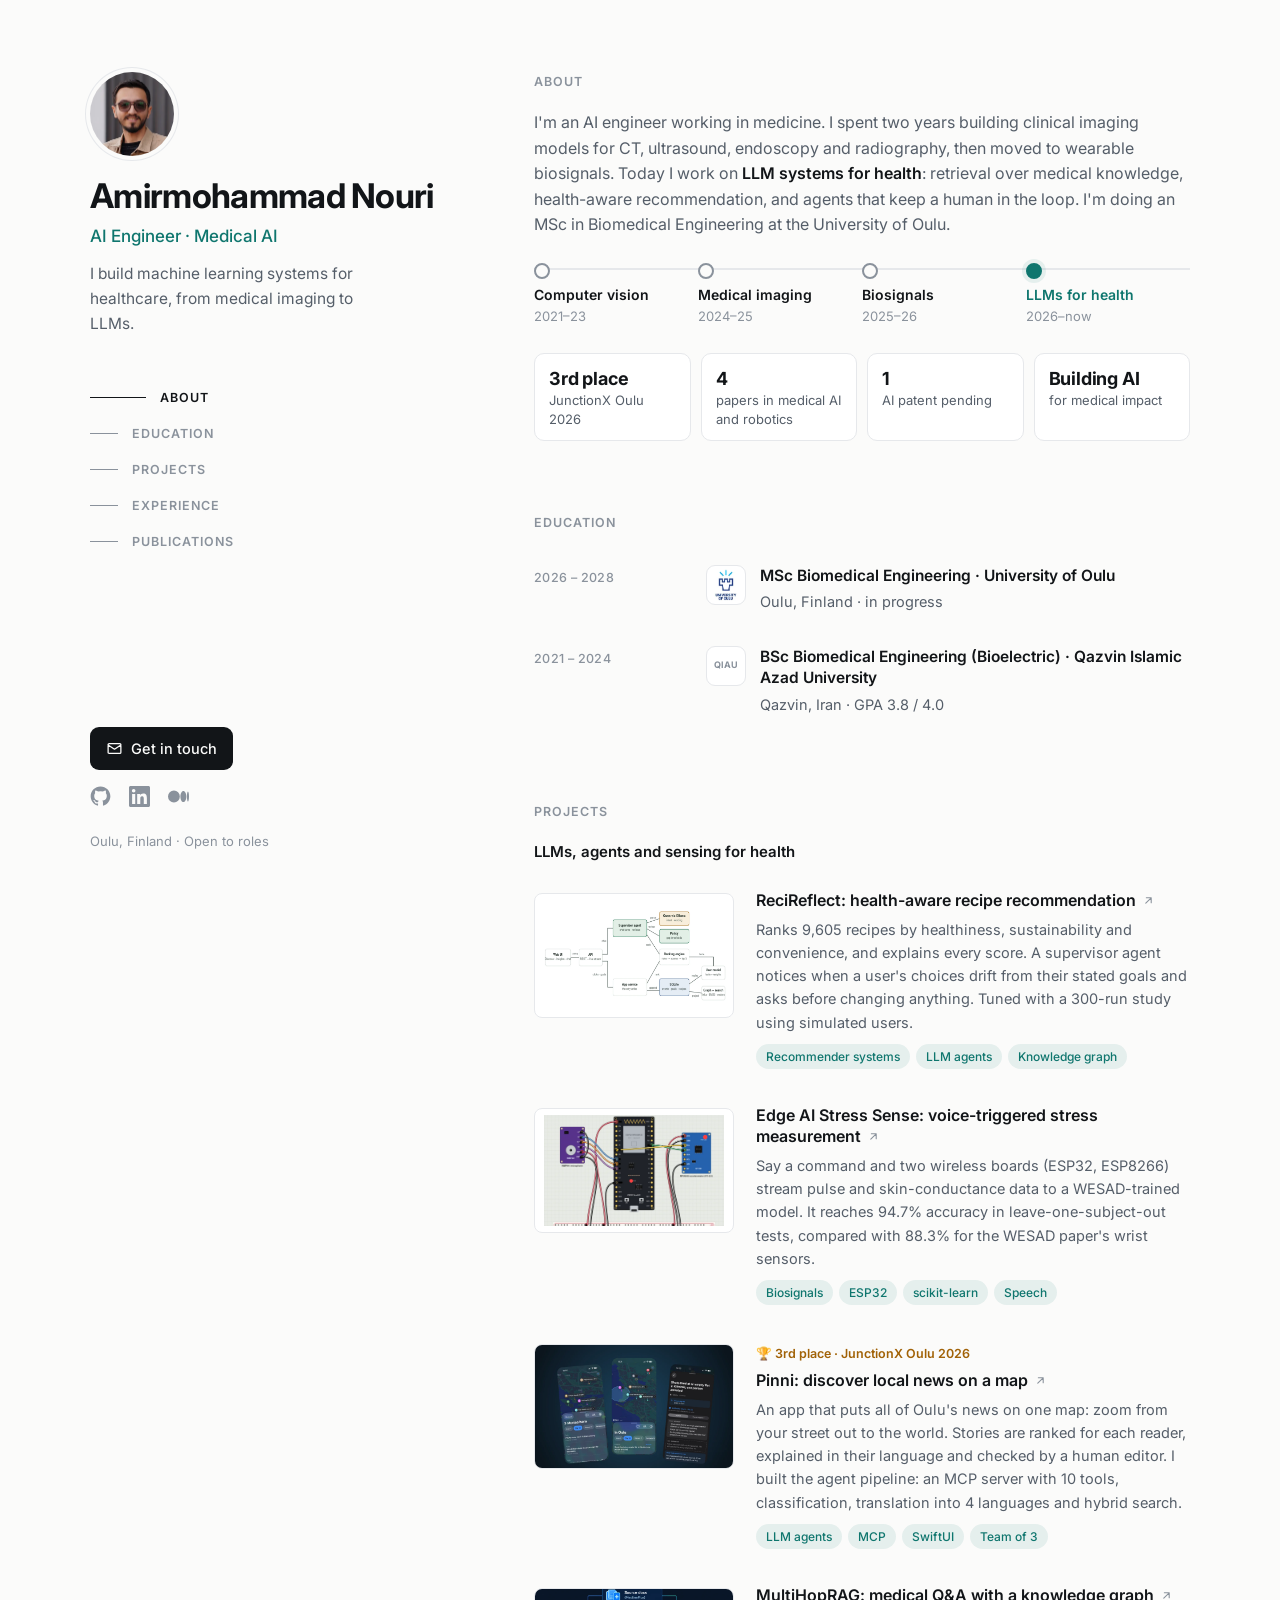
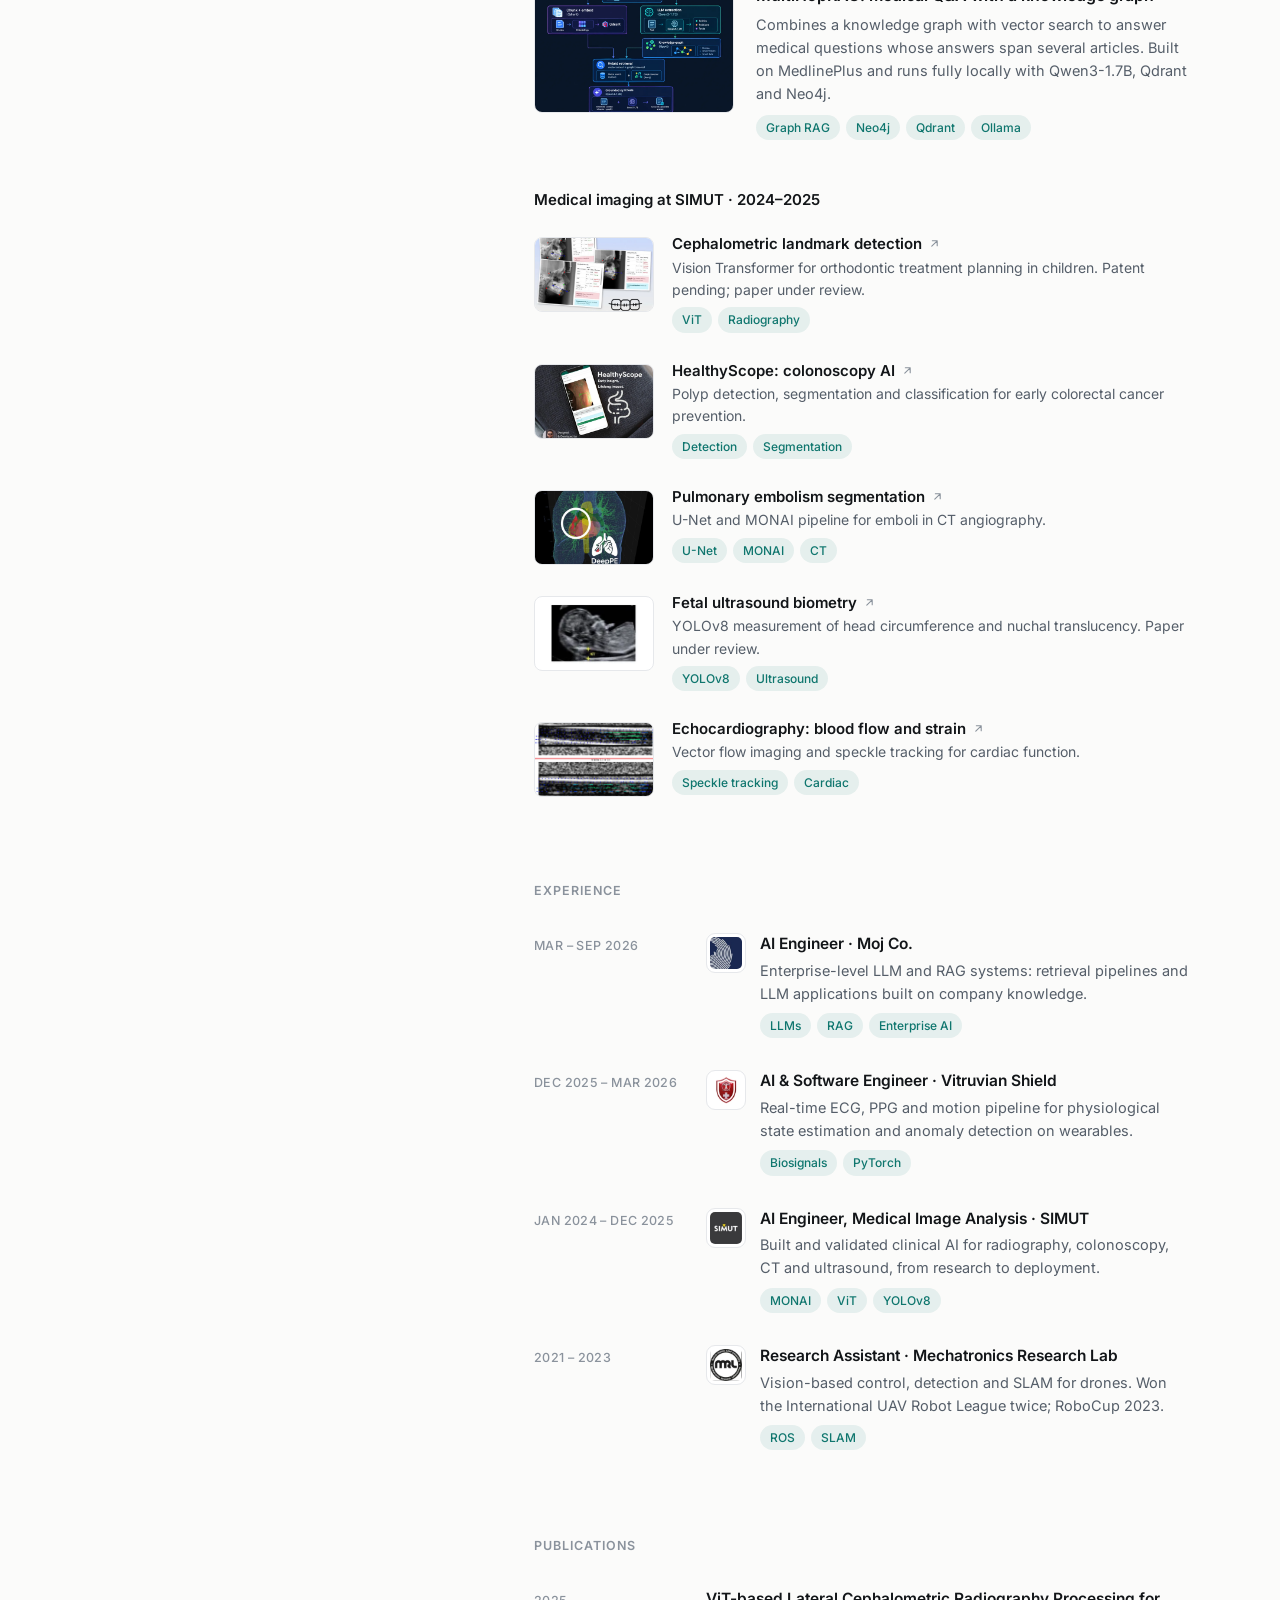
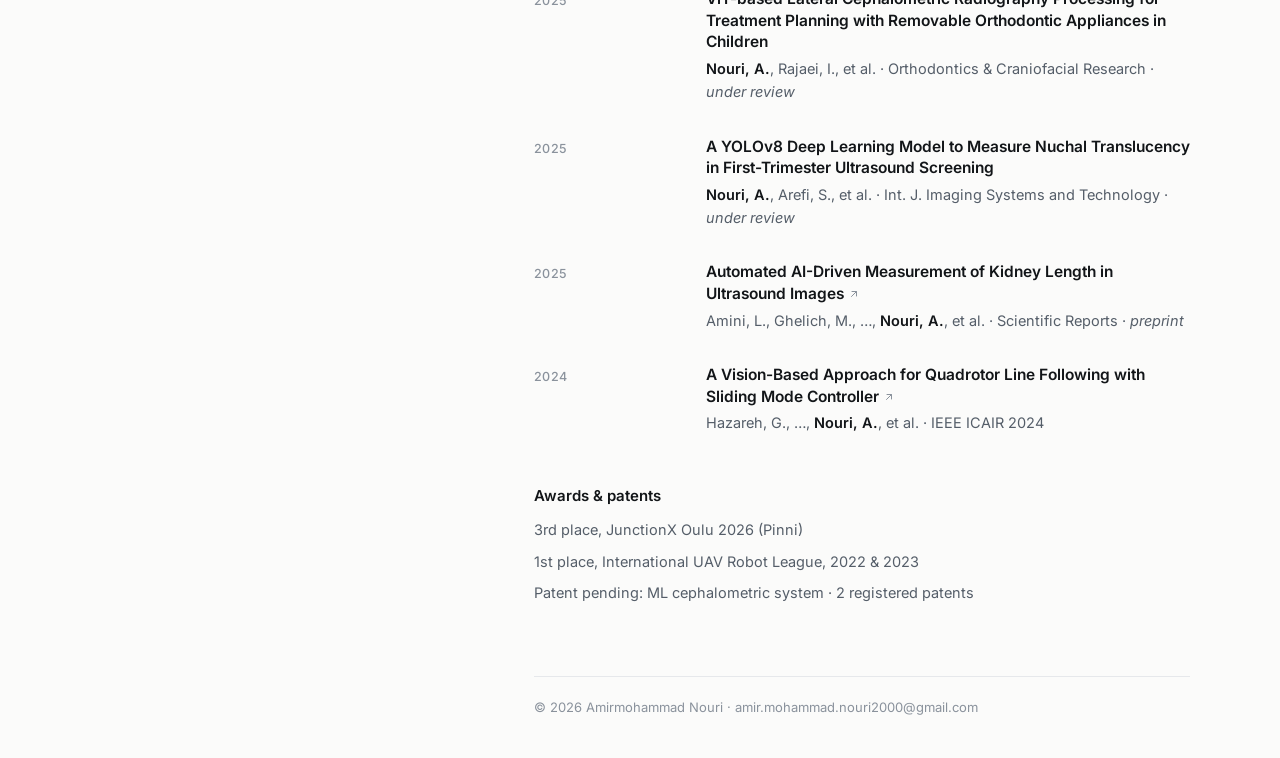
<file: index.html>
<!DOCTYPE html>
<html lang="en">
<head>
  <meta charset="UTF-8" />
  <meta name="viewport" content="width=device-width, initial-scale=1.0" />
  <title>Amirmohammad Nouri · AI Engineer, Medical AI</title>
  <meta name="description" content="AI engineer in medical AI: medical image analysis, biosignals and LLM systems for health. MSc Biomedical Engineering, University of Oulu." />
  <meta property="og:title" content="Amirmohammad Nouri · AI Engineer, Medical AI" />
  <meta property="og:description" content="Medical image analysis, biosignals and LLM systems for health." />
  <meta property="og:url" content="https://amirmohammad-nouri.github.io/" />
  <meta property="og:image" content="https://amirmohammad-nouri.github.io/assets/img/og-avatar.jpg" />
  <link rel="icon" type="image/svg+xml" href="data:image/svg+xml,<svg xmlns='http://www.w3.org/2000/svg' viewBox='0 0 64 64'><rect width='64' height='64' rx='14' fill='%230f766e'/><text x='32' y='42' font-family='Arial' font-size='26' font-weight='700' fill='white' text-anchor='middle'>AN</text></svg>" />
  <link rel="preconnect" href="https://fonts.googleapis.com" />
  <link rel="preconnect" href="https://fonts.gstatic.com" crossorigin />
  <link href="https://fonts.googleapis.com/css2?family=Inter:wght@400;500;600;700&display=swap" rel="stylesheet" />
  <link rel="stylesheet" href="assets/css/style.css" />
</head>
<body>

<svg width="0" height="0" style="position:absolute" aria-hidden="true">
  <symbol id="i-github" viewBox="0 0 24 24"><path fill="currentColor" d="M12 .5C5.73.5.75 5.48.75 11.76c0 4.96 3.22 9.17 7.69 10.66.56.1.77-.24.77-.54v-1.9c-3.13.68-3.79-1.51-3.79-1.51-.51-1.3-1.25-1.65-1.25-1.65-1.02-.7.08-.69.08-.69 1.13.08 1.72 1.16 1.72 1.16 1 1.72 2.63 1.22 3.27.93.1-.73.39-1.22.71-1.5-2.5-.28-5.13-1.25-5.13-5.57 0-1.23.44-2.24 1.16-3.03-.12-.28-.5-1.43.11-2.98 0 0 .95-.3 3.1 1.16a10.8 10.8 0 0 1 5.64 0c2.15-1.46 3.1-1.16 3.1-1.16.61 1.55.23 2.7.11 2.98.72.79 1.16 1.8 1.16 3.03 0 4.33-2.64 5.28-5.15 5.56.4.35.76 1.03.76 2.08v3.08c0 .3.2.65.78.54 4.46-1.49 7.68-5.7 7.68-10.66C23.25 5.48 18.27.5 12 .5Z"/></symbol>
  <symbol id="i-linkedin" viewBox="0 0 24 24"><path fill="currentColor" d="M20.45 20.45h-3.56v-5.57c0-1.33-.02-3.04-1.85-3.04-1.86 0-2.14 1.45-2.14 2.94v5.67H9.35V9h3.41v1.56h.05c.48-.9 1.64-1.85 3.37-1.85 3.6 0 4.27 2.37 4.27 5.46v6.28ZM5.34 7.43a2.06 2.06 0 1 1 0-4.13 2.06 2.06 0 0 1 0 4.13ZM7.12 20.45H3.56V9h3.56v11.45ZM22.22 0H1.77C.8 0 0 .77 0 1.73v20.54C0 23.23.8 24 1.77 24h20.45c.98 0 1.78-.77 1.78-1.73V1.73C24 .77 23.2 0 22.22 0Z"/></symbol>
  <symbol id="i-medium" viewBox="0 0 24 24"><path fill="currentColor" d="M13.54 12a6.8 6.8 0 0 1-6.77 6.82A6.8 6.8 0 0 1 0 12a6.8 6.8 0 0 1 6.77-6.82A6.8 6.8 0 0 1 13.54 12Zm7.42 0c0 3.54-1.51 6.42-3.38 6.42-1.87 0-3.39-2.88-3.39-6.42s1.52-6.42 3.39-6.42 3.38 2.88 3.38 6.42M24 12c0 3.17-.53 5.75-1.19 5.75-.66 0-1.19-2.58-1.19-5.75s.53-5.75 1.19-5.75C23.47 6.25 24 8.83 24 12Z"/></symbol>
  <symbol id="i-mail" viewBox="0 0 24 24"><path fill="none" stroke="currentColor" stroke-width="1.8" stroke-linecap="round" stroke-linejoin="round" d="M3 6.5A1.5 1.5 0 0 1 4.5 5h15A1.5 1.5 0 0 1 21 6.5v11a1.5 1.5 0 0 1-1.5 1.5h-15A1.5 1.5 0 0 1 3 17.5v-11Zm0 .5 9 6 9-6"/></symbol>
  <symbol id="i-out" viewBox="0 0 24 24"><path fill="none" stroke="currentColor" stroke-width="2" stroke-linecap="round" stroke-linejoin="round" d="M7 17 17 7M8 7h9v9"/></symbol>
</svg>

<div class="layout">

  <!-- ============ SIDEBAR ============ -->
  <header class="side">
    <div>
      <img class="portrait" src="assets/img/avatar.webp" alt="Amirmohammad Nouri" width="84" height="84" />
      <h1>Amirmohammad Nouri</h1>
      <p class="role">AI Engineer · Medical AI</p>
      <p class="tagline">I build machine learning systems for healthcare, from medical imaging to LLMs.</p>

      <nav class="toc" aria-label="Sections">
        <a href="#about"><span></span>About</a>
        <a href="#education"><span></span>Education</a>
        <a href="#projects"><span></span>Projects</a>
        <a href="#experience"><span></span>Experience</a>
        <a href="#publications"><span></span>Publications</a>
      </nav>
    </div>

    <div class="side-foot">
      <a class="btn" href="mailto:amir.mohammad.nouri2000@gmail.com"><svg><use href="#i-mail"/></svg>Get in touch</a>
      <div class="socials">
        <a href="https://github.com/AmirMohammad-Nouri" target="_blank" rel="noopener" aria-label="GitHub"><svg><use href="#i-github"/></svg></a>
        <a href="https://www.linkedin.com/in/amir-mohammad-nouri" target="_blank" rel="noopener" aria-label="LinkedIn"><svg><use href="#i-linkedin"/></svg></a>
        <a href="https://medium.com/@amir.mohammad.nouri2000" target="_blank" rel="noopener" aria-label="Medium"><svg><use href="#i-medium"/></svg></a>
      </div>
      <p class="where">Oulu, Finland · Open to roles</p>
    </div>
  </header>

  <!-- ============ CONTENT ============ -->
  <main>

    <section id="about">
      <h2 class="sec">About</h2>
      <p>
        I'm an AI engineer working in medicine. I spent two years building clinical imaging models for CT, ultrasound,
        endoscopy and radiography, then moved to wearable biosignals. Today I work on <strong>LLM systems for health</strong>:
        retrieval over medical knowledge, health-aware recommendation, and agents that keep a human in the loop.
        I'm doing an MSc in Biomedical Engineering at the University of Oulu.
      </p>

      <ol class="path" aria-label="Focus over time">
        <li><b>Computer vision</b><span>2021–23</span></li>
        <li><b>Medical imaging</b><span>2024–25</span></li>
        <li><b>Biosignals</b><span>2025–26</span></li>
        <li class="now"><b>LLMs for health</b><span>2026–now</span></li>
      </ol>

      <ul class="highlights">
        <li><b>3rd place</b> JunctionX Oulu 2026</li>
        <li><b>4</b> papers in medical AI and robotics</li>
        <li><b>1</b> AI patent pending</li>
        <li><b>Building AI</b> for medical impact</li>
      </ul>
    </section>

    <section id="education">
      <h2 class="sec">Education</h2>
      <ul class="rows">
        <li>
          <span class="when">2026 – 2028</span>
          <div class="org"><img src="assets/img/logo-oulu.webp" alt="University of Oulu logo" loading="lazy" /><div><h4>MSc Biomedical Engineering · University of Oulu</h4><p>Oulu, Finland · in progress</p></div></div>
        </li>
        <li>
          <span class="when">2021 – 2024</span>
          <div class="org"><span class="logo-ph" aria-hidden="true">QIAU</span><div><h4>BSc Biomedical Engineering (Bioelectric) · Qazvin Islamic Azad University</h4><p>Qazvin, Iran · GPA 3.8 / 4.0</p></div></div>
        </li>
      </ul>
    </section>

    <section id="projects">
      <h2 class="sec">Projects</h2>

      <h3 class="group">LLMs, agents and sensing for health</h3>
      <ul class="projects">

        <li class="proj">
          <img src="assets/img/foodrec.webp" alt="ReciReflect system diagram" loading="lazy" class="light" />
          <div>
            <h4><a class="stretch" href="projects/foodrec.html" target="_blank" rel="noopener">ReciReflect: health-aware recipe recommendation <svg><use href="#i-out"/></svg></a></h4>
            <p>Ranks 9,605 recipes by healthiness, sustainability and convenience, and explains every score. A supervisor agent notices when a user's choices drift from their stated goals and asks before changing anything. Tuned with a 300-run study using simulated users.</p>
            <p class="tags"><span>Recommender systems</span><span>LLM agents</span><span>Knowledge graph</span></p>
          </div>
        </li>

        <li class="proj">
          <img src="assets/img/stress-thumb.webp" alt="ESP32 wiring with microphone and accelerometer" loading="lazy" class="light" />
          <div>
            <h4><a class="stretch" href="projects/edge-ai-stress-sense.html" target="_blank" rel="noopener">Edge AI Stress Sense: voice-triggered stress measurement <svg><use href="#i-out"/></svg></a></h4>
            <p>Say a command and two wireless boards (ESP32, ESP8266) stream pulse and skin-conductance data to a WESAD-trained model. It reaches 94.7% accuracy in leave-one-subject-out tests, compared with 88.3% for the WESAD paper's wrist sensors.</p>
            <p class="tags"><span>Biosignals</span><span>ESP32</span><span>scikit-learn</span><span>Speech</span></p>
          </div>
        </li>

        <li class="proj">
          <img src="assets/img/pinni.webp" alt="Pinni app screens: news map, news list and an explained story" loading="lazy" />
          <div>
            <p class="award">🏆 3rd place · JunctionX Oulu 2026</p>
            <h4><a class="stretch" href="projects/pinni.html" target="_blank" rel="noopener">Pinni: discover local news on a map <svg><use href="#i-out"/></svg></a></h4>
            <p>An app that puts all of Oulu's news on one map: zoom from your street out to the world. Stories are ranked for each reader, explained in their language and checked by a human editor. I built the agent pipeline: an MCP server with 10 tools, classification, translation into 4 languages and hybrid search.</p>
            <p class="tags"><span>LLM agents</span><span>MCP</span><span>SwiftUI</span><span>Team of 3</span></p>
          </div>
        </li>

        <li class="proj">
          <img src="assets/img/rag-architecture.webp" alt="MultiHopRAG architecture diagram" loading="lazy" />
          <div>
            <h4><a class="stretch" href="projects/multihop-rag.html" target="_blank" rel="noopener">MultiHopRAG: medical Q&amp;A with a knowledge graph <svg><use href="#i-out"/></svg></a></h4>
            <p>Combines a knowledge graph with vector search to answer medical questions whose answers span several articles. Built on MedlinePlus and runs fully locally with Qwen3-1.7B, Qdrant and Neo4j.</p>
            <p class="tags"><span>Graph RAG</span><span>Neo4j</span><span>Qdrant</span><span>Ollama</span></p>
          </div>
        </li>
      </ul>

      <h3 class="group">Medical imaging at SIMUT · 2024–2025</h3>
      <ul class="projects small">
        <li class="proj">
          <img src="assets/img/ceph.webp" alt="" loading="lazy" />
          <div>
            <h4><a class="stretch" href="projects/cephalometric.html" target="_blank" rel="noopener">Cephalometric landmark detection <svg><use href="#i-out"/></svg></a></h4>
            <p>Vision Transformer for orthodontic treatment planning in children. Patent pending; paper under review.</p>
            <p class="tags"><span>ViT</span><span>Radiography</span></p>
          </div>
        </li>
        <li class="proj">
          <img src="assets/img/healthyscope.webp" alt="" loading="lazy" />
          <div>
            <h4><a class="stretch" href="projects/healthyscope.html" target="_blank" rel="noopener">HealthyScope: colonoscopy AI <svg><use href="#i-out"/></svg></a></h4>
            <p>Polyp detection, segmentation and classification for early colorectal cancer prevention.</p>
            <p class="tags"><span>Detection</span><span>Segmentation</span></p>
          </div>
        </li>
        <li class="proj">
          <img src="assets/img/pe.webp" alt="" loading="lazy" />
          <div>
            <h4><a class="stretch" href="projects/pulmonary-embolism.html" target="_blank" rel="noopener">Pulmonary embolism segmentation <svg><use href="#i-out"/></svg></a></h4>
            <p>U-Net and MONAI pipeline for emboli in CT angiography.</p>
            <p class="tags"><span>U-Net</span><span>MONAI</span><span>CT</span></p>
          </div>
        </li>
        <li class="proj">
          <img src="assets/img/fetal.webp" alt="" loading="lazy" class="contain" />
          <div>
            <h4><a class="stretch" href="projects/fetal-ultrasound.html" target="_blank" rel="noopener">Fetal ultrasound biometry <svg><use href="#i-out"/></svg></a></h4>
            <p>YOLOv8 measurement of head circumference and nuchal translucency. Paper under review.</p>
            <p class="tags"><span>YOLOv8</span><span>Ultrasound</span></p>
          </div>
        </li>
        <li class="proj">
          <img src="assets/img/echo.webp" alt="" loading="lazy" />
          <div>
            <h4><a class="stretch" href="projects/echocardiography.html" target="_blank" rel="noopener">Echocardiography: blood flow and strain <svg><use href="#i-out"/></svg></a></h4>
            <p>Vector flow imaging and speckle tracking for cardiac function.</p>
            <p class="tags"><span>Speckle tracking</span><span>Cardiac</span></p>
          </div>
        </li>
      </ul>
    </section>

    <section id="experience">
      <h2 class="sec">Experience</h2>
      <ul class="rows">
        <li>
          <span class="when">Mar – Sep 2026</span>
          <div class="org"><img src="assets/img/logo-moj.webp" alt="Moj Co. logo" loading="lazy" /><div><h4>AI Engineer · Moj Co.</h4><p>Enterprise-level LLM and RAG systems: retrieval pipelines and LLM applications built on company knowledge.</p><p class="tags"><span>LLMs</span><span>RAG</span><span>Enterprise AI</span></p></div></div>
        </li>
        <li>
          <span class="when">Dec 2025 – Mar 2026</span>
          <div class="org"><img src="assets/img/logo-vit.webp" alt="Vitruvian Shield logo" loading="lazy" /><div><h4>AI &amp; Software Engineer · Vitruvian Shield</h4><p>Real-time ECG, PPG and motion pipeline for physiological state estimation and anomaly detection on wearables.</p><p class="tags"><span>Biosignals</span><span>PyTorch</span></p></div></div>
        </li>
        <li>
          <span class="when">Jan 2024 – Dec 2025</span>
          <div class="org"><img src="assets/img/logo-simut.webp" alt="SIMUT logo" loading="lazy" /><div><h4>AI Engineer, Medical Image Analysis · SIMUT</h4><p>Built and validated clinical AI for radiography, colonoscopy, CT and ultrasound, from research to deployment.</p><p class="tags"><span>MONAI</span><span>ViT</span><span>YOLOv8</span></p></div></div>
        </li>
        <li>
          <span class="when">2021 – 2023</span>
          <div class="org"><img src="assets/img/logo-mrl.webp" alt="Mechatronics Research Lab logo" loading="lazy" /><div><h4>Research Assistant · Mechatronics Research Lab</h4><p>Vision-based control, detection and SLAM for drones. Won the International UAV Robot League twice; RoboCup 2023.</p><p class="tags"><span>ROS</span><span>SLAM</span></p></div></div>
        </li>
      </ul>
    </section>

    <section id="publications">
      <h2 class="sec">Publications</h2>
      <ul class="rows pubs">
        <li>
          <span class="when">2025</span>
          <div><h4>ViT-based Lateral Cephalometric Radiography Processing for Treatment Planning with Removable Orthodontic Appliances in Children</h4><p><b>Nouri, A.</b>, Rajaei, I., et al. · Orthodontics &amp; Craniofacial Research · <i>under review</i></p></div>
        </li>
        <li>
          <span class="when">2025</span>
          <div><h4>A YOLOv8 Deep Learning Model to Measure Nuchal Translucency in First-Trimester Ultrasound Screening</h4><p><b>Nouri, A.</b>, Arefi, S., et al. · Int. J. Imaging Systems and Technology · <i>under review</i></p></div>
        </li>
        <li>
          <span class="when">2025</span>
          <div><h4><a href="https://www.researchgate.net/publication/393666495_Automated_AI-Driven_Measurement_of_Kidney_Length_in_Ultrasound_Images_A_Validation_Study_in_Adult_and_Pediatric_Groups" target="_blank" rel="noopener">Automated AI-Driven Measurement of Kidney Length in Ultrasound Images <svg><use href="#i-out"/></svg></a></h4><p>Amini, L., Ghelich, M., …, <b>Nouri, A.</b>, et al. · Scientific Reports · <i>preprint</i></p></div>
        </li>
        <li>
          <span class="when">2024</span>
          <div><h4><a href="https://ieeexplore.ieee.org/document/10496632" target="_blank" rel="noopener">A Vision-Based Approach for Quadrotor Line Following with Sliding Mode Controller <svg><use href="#i-out"/></svg></a></h4><p>Hazareh, G., …, <b>Nouri, A.</b>, et al. · IEEE ICAIR 2024</p></div>
        </li>
      </ul>

      <div class="awards">
        <h3 class="group">Awards &amp; patents</h3>
        <p>3rd place, JunctionX Oulu 2026 (Pinni)</p>
        <p>1st place, International UAV Robot League, 2022 &amp; 2023</p>
        <p>Patent pending: ML cephalometric system · 2 registered patents</p>
      </div>
    </section>

    <footer>
      <p>© 2026 Amirmohammad Nouri · <a href="mailto:amir.mohammad.nouri2000@gmail.com">amir.mohammad.nouri2000@gmail.com</a></p>
    </footer>
  </main>
</div>

<script>
  // highlight the current section in the sidebar
  (function () {
    var links = document.querySelectorAll('.toc a');
    var obs = new IntersectionObserver(function (entries) {
      entries.forEach(function (e) {
        if (!e.isIntersecting) return;
        links.forEach(function (a) { a.classList.toggle('active', a.getAttribute('href') === '#' + e.target.id); });
      });
    }, { rootMargin: '-30% 0px -60% 0px' });
    document.querySelectorAll('main section[id]').forEach(function (s) { obs.observe(s); });
  })();
</script>
</body>
</html>
</file>
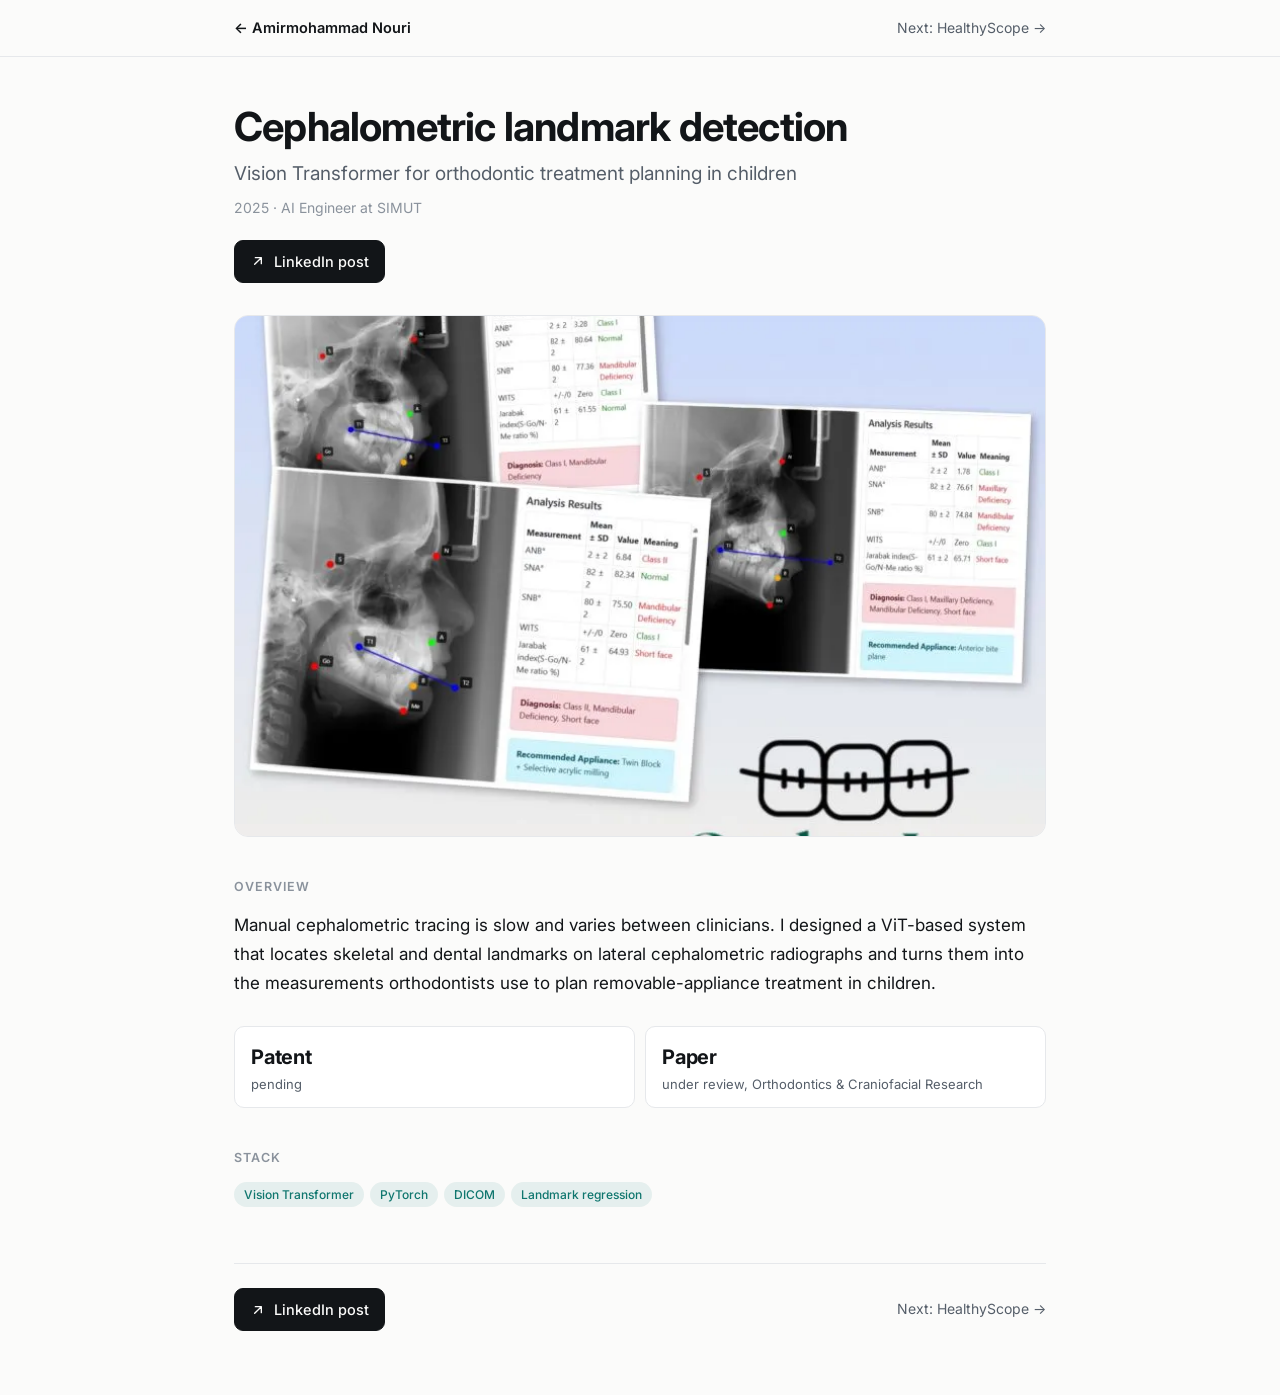
<file: projects/cephalometric.html>
<!DOCTYPE html>
<html lang="en">
<head>
  <meta charset="UTF-8" />
  <meta name="viewport" content="width=device-width, initial-scale=1.0" />
  <title>Cephalometric landmark detection · Amirmohammad Nouri</title>
  <meta name="description" content="Vision Transformer for orthodontic treatment planning in children" />
  <meta property="og:title" content="Cephalometric landmark detection · Amirmohammad Nouri" />
  <meta property="og:description" content="Vision Transformer for orthodontic treatment planning in children" />
  <meta property="og:image" content="https://amirmohammad-nouri.github.io/assets/img/ceph.webp" />
  <link rel="icon" type="image/svg+xml" href="data:image/svg+xml,<svg xmlns='http://www.w3.org/2000/svg' viewBox='0 0 64 64'><rect width='64' height='64' rx='14' fill='%230f766e'/><text x='32' y='42' font-family='Arial' font-size='26' font-weight='700' fill='white' text-anchor='middle'>AN</text></svg>" />
  <link rel="preconnect" href="https://fonts.googleapis.com" />
  <link rel="preconnect" href="https://fonts.gstatic.com" crossorigin />
  <link href="https://fonts.googleapis.com/css2?family=Inter:wght@400;500;600;700&display=swap" rel="stylesheet" />
  <link rel="stylesheet" href="../assets/css/style.css" />
  <link rel="stylesheet" href="../assets/css/project.css" />
</head>
<body class="project-page">
<svg width="0" height="0" style="position:absolute" aria-hidden="true">
  <symbol id="i-github" viewBox="0 0 24 24"><path fill="currentColor" d="M12 .5C5.73.5.75 5.48.75 11.76c0 4.96 3.22 9.17 7.69 10.66.56.1.77-.24.77-.54v-1.9c-3.13.68-3.79-1.51-3.79-1.51-.51-1.3-1.25-1.65-1.25-1.65-1.02-.7.08-.69.08-.69 1.13.08 1.72 1.16 1.72 1.16 1 1.72 2.63 1.22 3.27.93.1-.73.39-1.22.71-1.5-2.5-.28-5.13-1.25-5.13-5.57 0-1.23.44-2.24 1.16-3.03-.12-.28-.5-1.43.11-2.98 0 0 .95-.3 3.1 1.16a10.8 10.8 0 0 1 5.64 0c2.15-1.46 3.1-1.16 3.1-1.16.61 1.55.23 2.7.11 2.98.72.79 1.16 1.8 1.16 3.03 0 4.33-2.64 5.28-5.15 5.56.4.35.76 1.03.76 2.08v3.08c0 .3.2.65.78.54 4.46-1.49 7.68-5.7 7.68-10.66C23.25 5.48 18.27.5 12 .5Z"/></symbol>
  <symbol id="i-linkedin" viewBox="0 0 24 24"><path fill="currentColor" d="M20.45 20.45h-3.56v-5.57c0-1.33-.02-3.04-1.85-3.04-1.86 0-2.14 1.45-2.14 2.94v5.67H9.35V9h3.41v1.56h.05c.48-.9 1.64-1.85 3.37-1.85 3.6 0 4.27 2.37 4.27 5.46v6.28ZM5.34 7.43a2.06 2.06 0 1 1 0-4.13 2.06 2.06 0 0 1 0 4.13ZM7.12 20.45H3.56V9h3.56v11.45ZM22.22 0H1.77C.8 0 0 .77 0 1.73v20.54C0 23.23.8 24 1.77 24h20.45c.98 0 1.78-.77 1.78-1.73V1.73C24 .77 23.2 0 22.22 0Z"/></symbol>
  <symbol id="i-medium" viewBox="0 0 24 24"><path fill="currentColor" d="M13.54 12a6.8 6.8 0 0 1-6.77 6.82A6.8 6.8 0 0 1 0 12a6.8 6.8 0 0 1 6.77-6.82A6.8 6.8 0 0 1 13.54 12Zm7.42 0c0 3.54-1.51 6.42-3.38 6.42-1.87 0-3.39-2.88-3.39-6.42s1.52-6.42 3.39-6.42 3.38 2.88 3.38 6.42M24 12c0 3.17-.53 5.75-1.19 5.75-.66 0-1.19-2.58-1.19-5.75s.53-5.75 1.19-5.75C23.47 6.25 24 8.83 24 12Z"/></symbol>
  <symbol id="i-mail" viewBox="0 0 24 24"><path fill="none" stroke="currentColor" stroke-width="1.8" stroke-linecap="round" stroke-linejoin="round" d="M3 6.5A1.5 1.5 0 0 1 4.5 5h15A1.5 1.5 0 0 1 21 6.5v11a1.5 1.5 0 0 1-1.5 1.5h-15A1.5 1.5 0 0 1 3 17.5v-11Zm0 .5 9 6 9-6"/></symbol>
  <symbol id="i-out" viewBox="0 0 24 24"><path fill="none" stroke="currentColor" stroke-width="2" stroke-linecap="round" stroke-linejoin="round" d="M7 17 17 7M8 7h9v9"/></symbol>
</svg>
<header class="pbar"><div class="pwrap">
  <a href="../index.html#projects" class="back">← Amirmohammad Nouri</a>
  <a href="healthyscope.html" class="next">Next: HealthyScope →</a>
</div></header>

<main class="pwrap">
  <div class="phead">
    
    <h1>Cephalometric landmark detection</h1>
    <p class="psub">Vision Transformer for orthodontic treatment planning in children</p>
    <p class="pmeta">2025 · AI Engineer at SIMUT</p>
    <div class="plinks"><a class="pbtn" href="https://www.linkedin.com/posts/amir-mohammad-nouri_artificialintelligence-ai-computervision-activity-7368253060206202884-AHf6" target="_blank" rel="noopener"><svg><use href="#i-out"/></svg>LinkedIn post</a></div>
  </div>

  <figure class="hero-img"><img src="../assets/img/ceph.webp" alt="Cephalometric landmark detection" /></figure>

  <section><h2>Overview</h2><p class="lead">Manual cephalometric tracing is slow and varies between clinicians. I designed a ViT-based system that locates skeletal and dental landmarks on lateral cephalometric radiographs and turns them into the measurements orthodontists use to plan removable-appliance treatment in children.</p></section>
  <div class="facts"><div><b>Patent</b><span>pending</span></div><div><b>Paper</b><span>under review, Orthodontics &amp; Craniofacial Research</span></div></div>
  
  
  
  <section><h2>Stack</h2><p class="tags"><span>Vision Transformer</span><span>PyTorch</span><span>DICOM</span><span>Landmark regression</span></p></section>

  <footer class="pfoot">
    <div class="plinks"><a class="pbtn" href="https://www.linkedin.com/posts/amir-mohammad-nouri_artificialintelligence-ai-computervision-activity-7368253060206202884-AHf6" target="_blank" rel="noopener"><svg><use href="#i-out"/></svg>LinkedIn post</a></div>
    <a href="healthyscope.html" class="next">Next: HealthyScope →</a>
  </footer>
</main>
</body>
</html>
</file>
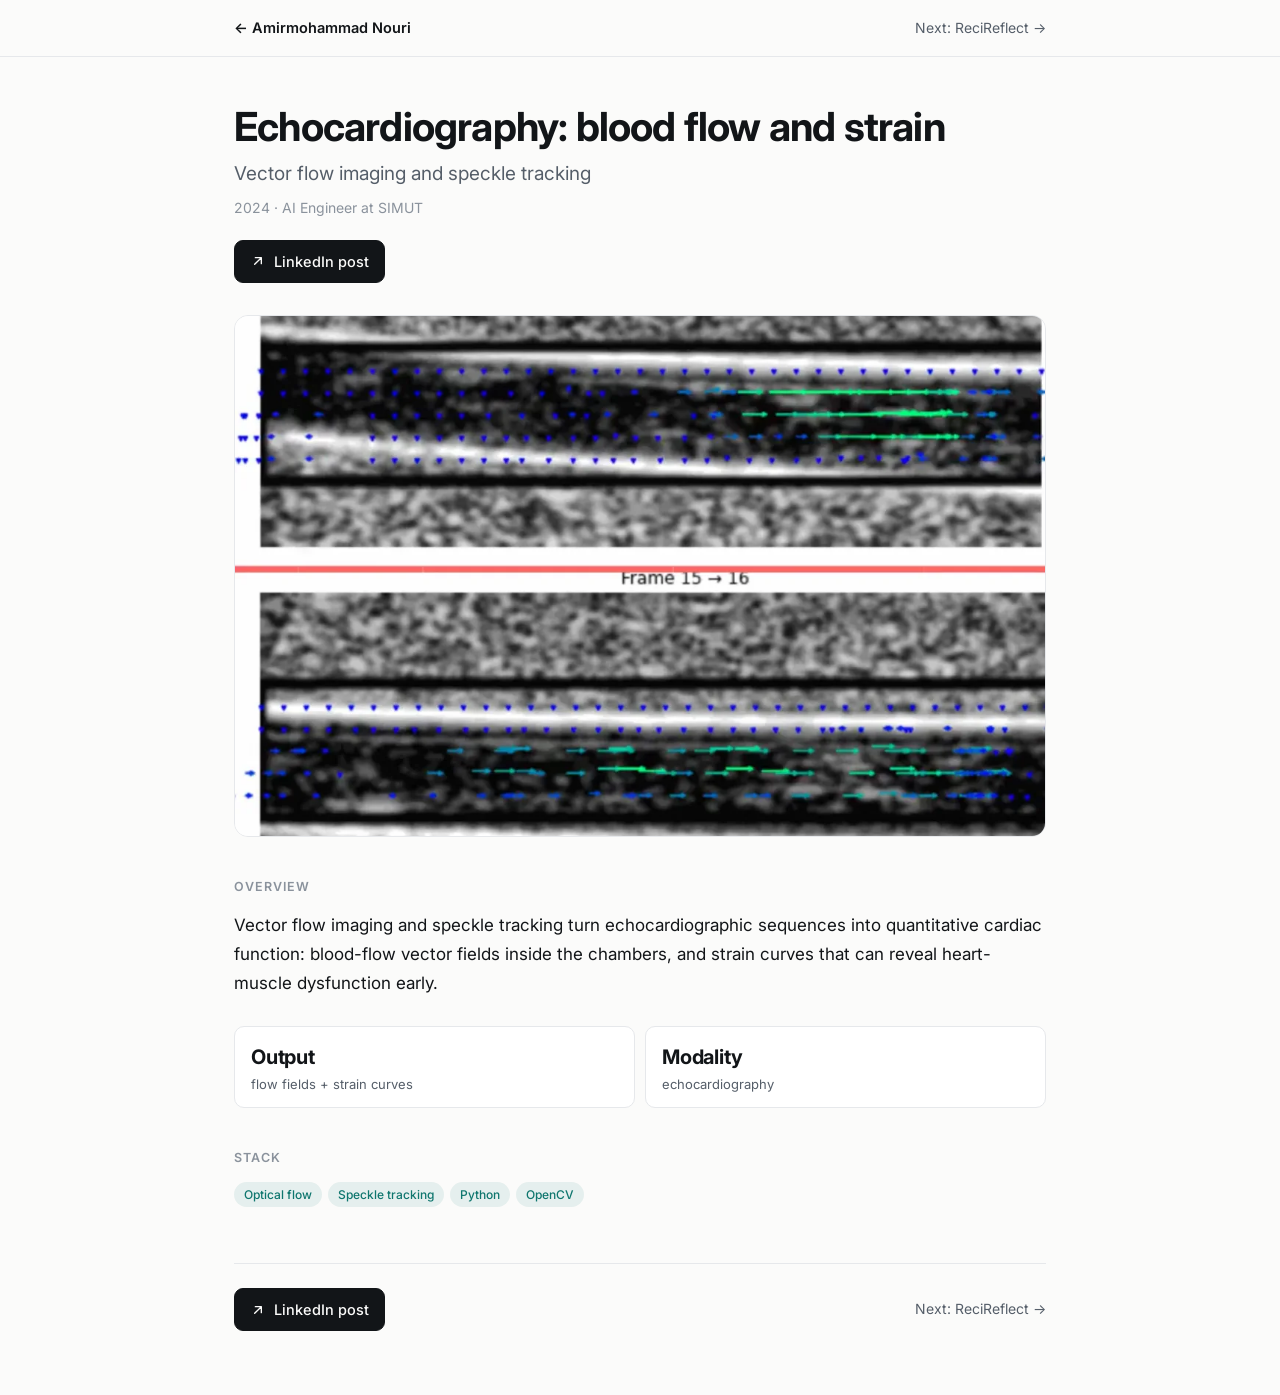
<file: projects/echocardiography.html>
<!DOCTYPE html>
<html lang="en">
<head>
  <meta charset="UTF-8" />
  <meta name="viewport" content="width=device-width, initial-scale=1.0" />
  <title>Echocardiography: blood flow and strain · Amirmohammad Nouri</title>
  <meta name="description" content="Vector flow imaging and speckle tracking" />
  <meta property="og:title" content="Echocardiography: blood flow and strain · Amirmohammad Nouri" />
  <meta property="og:description" content="Vector flow imaging and speckle tracking" />
  <meta property="og:image" content="https://amirmohammad-nouri.github.io/assets/img/echo.webp" />
  <link rel="icon" type="image/svg+xml" href="data:image/svg+xml,<svg xmlns='http://www.w3.org/2000/svg' viewBox='0 0 64 64'><rect width='64' height='64' rx='14' fill='%230f766e'/><text x='32' y='42' font-family='Arial' font-size='26' font-weight='700' fill='white' text-anchor='middle'>AN</text></svg>" />
  <link rel="preconnect" href="https://fonts.googleapis.com" />
  <link rel="preconnect" href="https://fonts.gstatic.com" crossorigin />
  <link href="https://fonts.googleapis.com/css2?family=Inter:wght@400;500;600;700&display=swap" rel="stylesheet" />
  <link rel="stylesheet" href="../assets/css/style.css" />
  <link rel="stylesheet" href="../assets/css/project.css" />
</head>
<body class="project-page">
<svg width="0" height="0" style="position:absolute" aria-hidden="true">
  <symbol id="i-github" viewBox="0 0 24 24"><path fill="currentColor" d="M12 .5C5.73.5.75 5.48.75 11.76c0 4.96 3.22 9.17 7.69 10.66.56.1.77-.24.77-.54v-1.9c-3.13.68-3.79-1.51-3.79-1.51-.51-1.3-1.25-1.65-1.25-1.65-1.02-.7.08-.69.08-.69 1.13.08 1.72 1.16 1.72 1.16 1 1.72 2.63 1.22 3.27.93.1-.73.39-1.22.71-1.5-2.5-.28-5.13-1.25-5.13-5.57 0-1.23.44-2.24 1.16-3.03-.12-.28-.5-1.43.11-2.98 0 0 .95-.3 3.1 1.16a10.8 10.8 0 0 1 5.64 0c2.15-1.46 3.1-1.16 3.1-1.16.61 1.55.23 2.7.11 2.98.72.79 1.16 1.8 1.16 3.03 0 4.33-2.64 5.28-5.15 5.56.4.35.76 1.03.76 2.08v3.08c0 .3.2.65.78.54 4.46-1.49 7.68-5.7 7.68-10.66C23.25 5.48 18.27.5 12 .5Z"/></symbol>
  <symbol id="i-linkedin" viewBox="0 0 24 24"><path fill="currentColor" d="M20.45 20.45h-3.56v-5.57c0-1.33-.02-3.04-1.85-3.04-1.86 0-2.14 1.45-2.14 2.94v5.67H9.35V9h3.41v1.56h.05c.48-.9 1.64-1.85 3.37-1.85 3.6 0 4.27 2.37 4.27 5.46v6.28ZM5.34 7.43a2.06 2.06 0 1 1 0-4.13 2.06 2.06 0 0 1 0 4.13ZM7.12 20.45H3.56V9h3.56v11.45ZM22.22 0H1.77C.8 0 0 .77 0 1.73v20.54C0 23.23.8 24 1.77 24h20.45c.98 0 1.78-.77 1.78-1.73V1.73C24 .77 23.2 0 22.22 0Z"/></symbol>
  <symbol id="i-medium" viewBox="0 0 24 24"><path fill="currentColor" d="M13.54 12a6.8 6.8 0 0 1-6.77 6.82A6.8 6.8 0 0 1 0 12a6.8 6.8 0 0 1 6.77-6.82A6.8 6.8 0 0 1 13.54 12Zm7.42 0c0 3.54-1.51 6.42-3.38 6.42-1.87 0-3.39-2.88-3.39-6.42s1.52-6.42 3.39-6.42 3.38 2.88 3.38 6.42M24 12c0 3.17-.53 5.75-1.19 5.75-.66 0-1.19-2.58-1.19-5.75s.53-5.75 1.19-5.75C23.47 6.25 24 8.83 24 12Z"/></symbol>
  <symbol id="i-mail" viewBox="0 0 24 24"><path fill="none" stroke="currentColor" stroke-width="1.8" stroke-linecap="round" stroke-linejoin="round" d="M3 6.5A1.5 1.5 0 0 1 4.5 5h15A1.5 1.5 0 0 1 21 6.5v11a1.5 1.5 0 0 1-1.5 1.5h-15A1.5 1.5 0 0 1 3 17.5v-11Zm0 .5 9 6 9-6"/></symbol>
  <symbol id="i-out" viewBox="0 0 24 24"><path fill="none" stroke="currentColor" stroke-width="2" stroke-linecap="round" stroke-linejoin="round" d="M7 17 17 7M8 7h9v9"/></symbol>
</svg>
<header class="pbar"><div class="pwrap">
  <a href="../index.html#projects" class="back">← Amirmohammad Nouri</a>
  <a href="foodrec.html" class="next">Next: ReciReflect →</a>
</div></header>

<main class="pwrap">
  <div class="phead">
    
    <h1>Echocardiography: blood flow and strain</h1>
    <p class="psub">Vector flow imaging and speckle tracking</p>
    <p class="pmeta">2024 · AI Engineer at SIMUT</p>
    <div class="plinks"><a class="pbtn" href="https://www.linkedin.com/posts/amir-mohammad-nouri_artificialintelligence-medicalimaging-vectorflow-activity-7322564285799317504-BaWG" target="_blank" rel="noopener"><svg><use href="#i-out"/></svg>LinkedIn post</a></div>
  </div>

  <figure class="hero-img"><img src="../assets/img/echo.webp" alt="Echocardiography: blood flow and strain" /></figure>

  <section><h2>Overview</h2><p class="lead">Vector flow imaging and speckle tracking turn echocardiographic sequences into quantitative cardiac function: blood-flow vector fields inside the chambers, and strain curves that can reveal heart-muscle dysfunction early.</p></section>
  <div class="facts"><div><b>Output</b><span>flow fields + strain curves</span></div><div><b>Modality</b><span>echocardiography</span></div></div>
  
  
  
  <section><h2>Stack</h2><p class="tags"><span>Optical flow</span><span>Speckle tracking</span><span>Python</span><span>OpenCV</span></p></section>

  <footer class="pfoot">
    <div class="plinks"><a class="pbtn" href="https://www.linkedin.com/posts/amir-mohammad-nouri_artificialintelligence-medicalimaging-vectorflow-activity-7322564285799317504-BaWG" target="_blank" rel="noopener"><svg><use href="#i-out"/></svg>LinkedIn post</a></div>
    <a href="foodrec.html" class="next">Next: ReciReflect →</a>
  </footer>
</main>
</body>
</html>
</file>
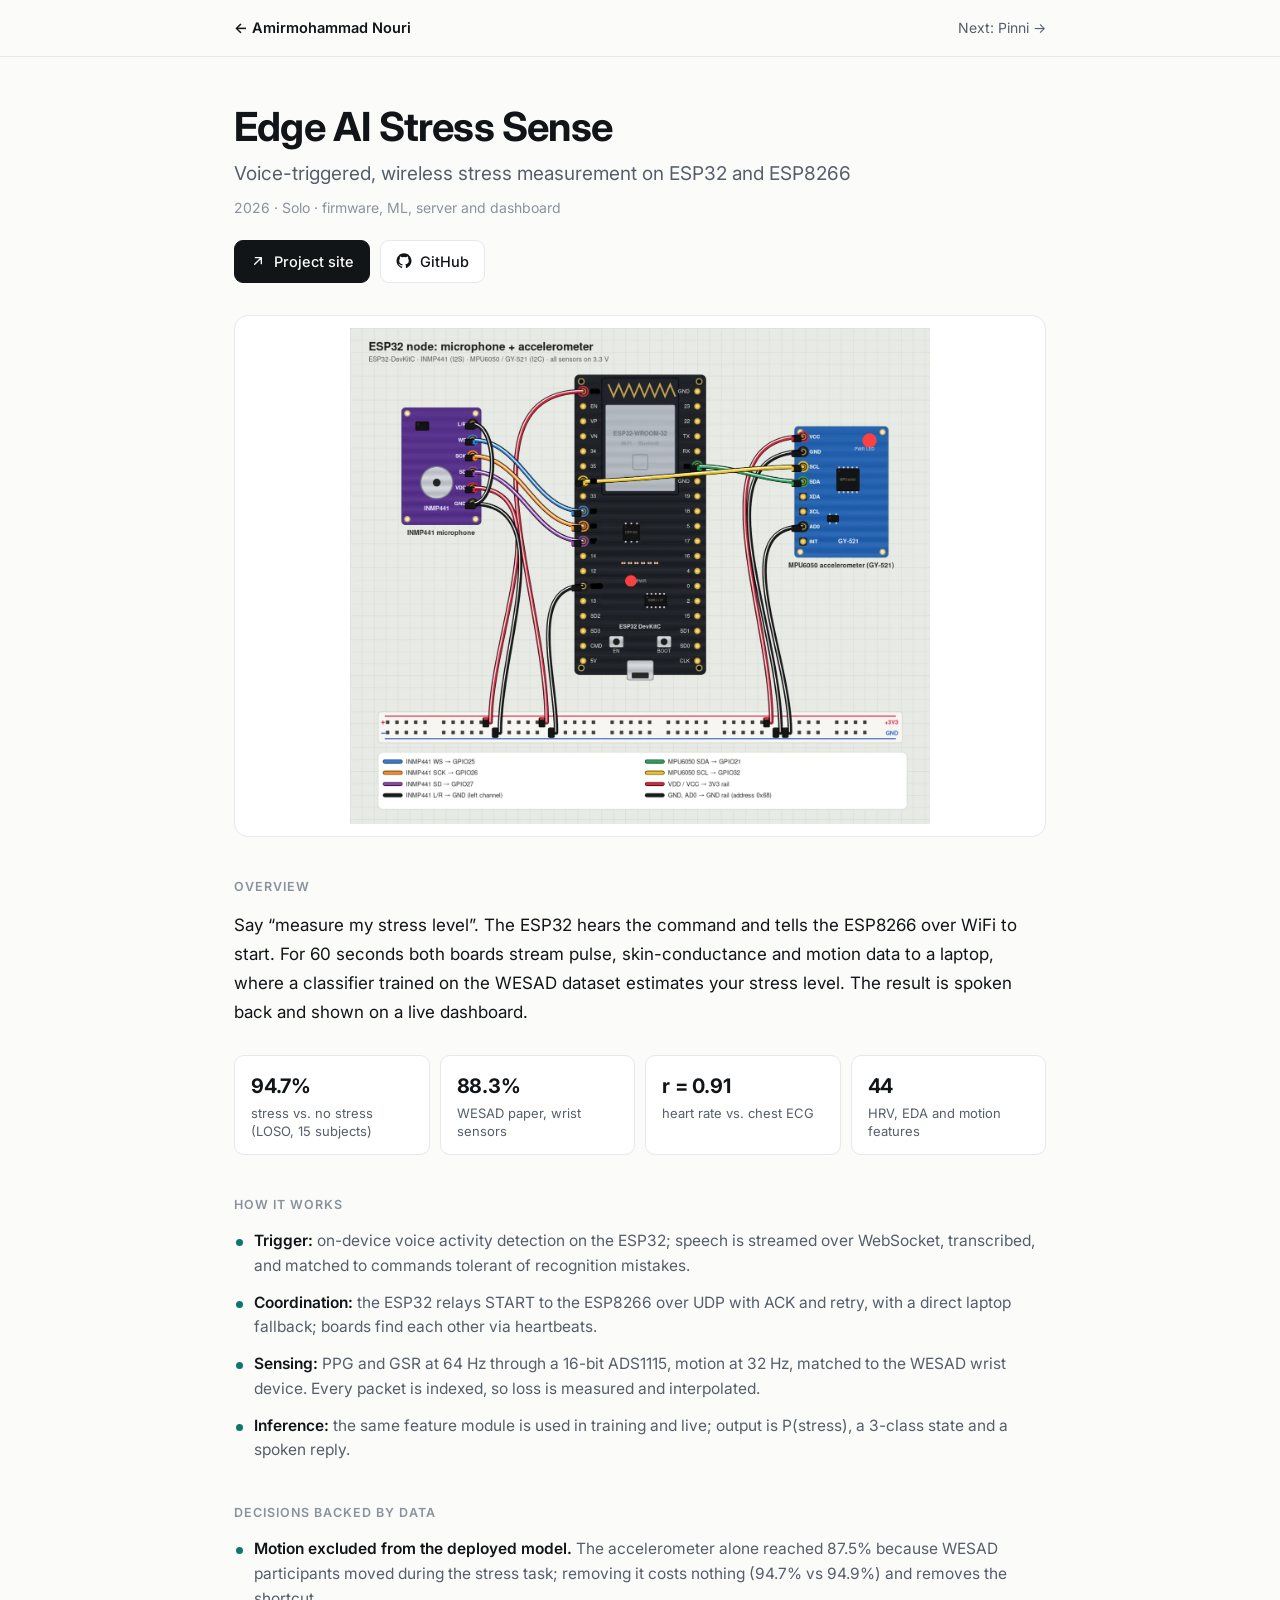
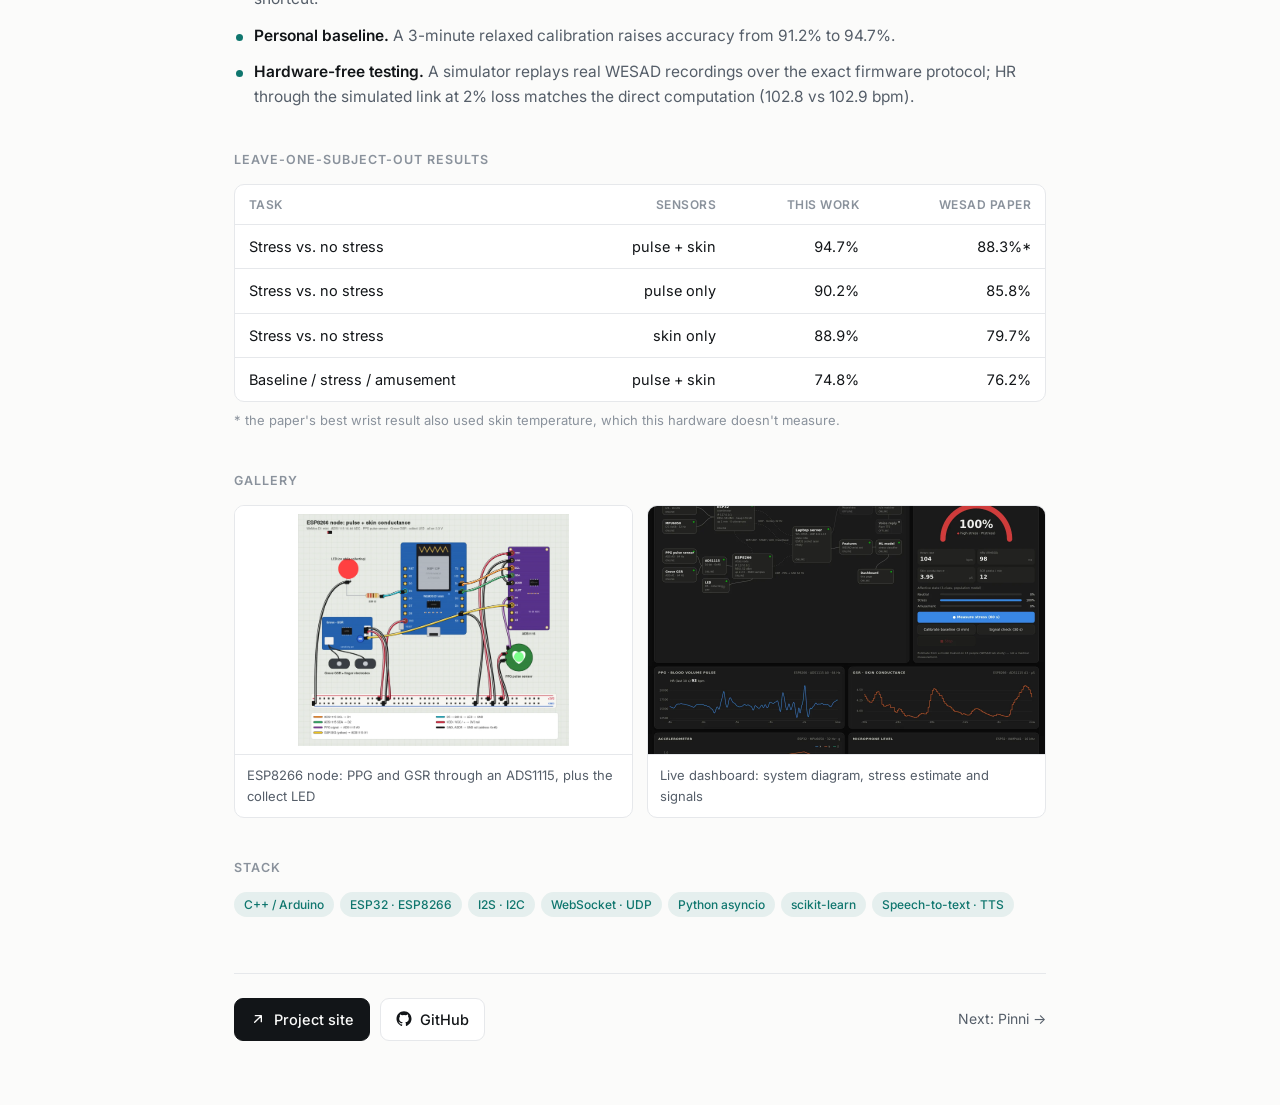
<file: projects/edge-ai-stress-sense.html>
<!DOCTYPE html>
<html lang="en">
<head>
  <meta charset="UTF-8" />
  <meta name="viewport" content="width=device-width, initial-scale=1.0" />
  <title>Edge AI Stress Sense · Amirmohammad Nouri</title>
  <meta name="description" content="Voice-triggered, wireless stress measurement on ESP32 and ESP8266" />
  <meta property="og:title" content="Edge AI Stress Sense · Amirmohammad Nouri" />
  <meta property="og:description" content="Voice-triggered, wireless stress measurement on ESP32 and ESP8266" />
  <meta property="og:image" content="https://amirmohammad-nouri.github.io/assets/img/stress-wiring-esp32.webp" />
  <link rel="icon" type="image/svg+xml" href="data:image/svg+xml,<svg xmlns='http://www.w3.org/2000/svg' viewBox='0 0 64 64'><rect width='64' height='64' rx='14' fill='%230f766e'/><text x='32' y='42' font-family='Arial' font-size='26' font-weight='700' fill='white' text-anchor='middle'>AN</text></svg>" />
  <link rel="preconnect" href="https://fonts.googleapis.com" />
  <link rel="preconnect" href="https://fonts.gstatic.com" crossorigin />
  <link href="https://fonts.googleapis.com/css2?family=Inter:wght@400;500;600;700&display=swap" rel="stylesheet" />
  <link rel="stylesheet" href="../assets/css/style.css" />
  <link rel="stylesheet" href="../assets/css/project.css" />
</head>
<body class="project-page">
<svg width="0" height="0" style="position:absolute" aria-hidden="true">
  <symbol id="i-github" viewBox="0 0 24 24"><path fill="currentColor" d="M12 .5C5.73.5.75 5.48.75 11.76c0 4.96 3.22 9.17 7.69 10.66.56.1.77-.24.77-.54v-1.9c-3.13.68-3.79-1.51-3.79-1.51-.51-1.3-1.25-1.65-1.25-1.65-1.02-.7.08-.69.08-.69 1.13.08 1.72 1.16 1.72 1.16 1 1.72 2.63 1.22 3.27.93.1-.73.39-1.22.71-1.5-2.5-.28-5.13-1.25-5.13-5.57 0-1.23.44-2.24 1.16-3.03-.12-.28-.5-1.43.11-2.98 0 0 .95-.3 3.1 1.16a10.8 10.8 0 0 1 5.64 0c2.15-1.46 3.1-1.16 3.1-1.16.61 1.55.23 2.7.11 2.98.72.79 1.16 1.8 1.16 3.03 0 4.33-2.64 5.28-5.15 5.56.4.35.76 1.03.76 2.08v3.08c0 .3.2.65.78.54 4.46-1.49 7.68-5.7 7.68-10.66C23.25 5.48 18.27.5 12 .5Z"/></symbol>
  <symbol id="i-linkedin" viewBox="0 0 24 24"><path fill="currentColor" d="M20.45 20.45h-3.56v-5.57c0-1.33-.02-3.04-1.85-3.04-1.86 0-2.14 1.45-2.14 2.94v5.67H9.35V9h3.41v1.56h.05c.48-.9 1.64-1.85 3.37-1.85 3.6 0 4.27 2.37 4.27 5.46v6.28ZM5.34 7.43a2.06 2.06 0 1 1 0-4.13 2.06 2.06 0 0 1 0 4.13ZM7.12 20.45H3.56V9h3.56v11.45ZM22.22 0H1.77C.8 0 0 .77 0 1.73v20.54C0 23.23.8 24 1.77 24h20.45c.98 0 1.78-.77 1.78-1.73V1.73C24 .77 23.2 0 22.22 0Z"/></symbol>
  <symbol id="i-medium" viewBox="0 0 24 24"><path fill="currentColor" d="M13.54 12a6.8 6.8 0 0 1-6.77 6.82A6.8 6.8 0 0 1 0 12a6.8 6.8 0 0 1 6.77-6.82A6.8 6.8 0 0 1 13.54 12Zm7.42 0c0 3.54-1.51 6.42-3.38 6.42-1.87 0-3.39-2.88-3.39-6.42s1.52-6.42 3.39-6.42 3.38 2.88 3.38 6.42M24 12c0 3.17-.53 5.75-1.19 5.75-.66 0-1.19-2.58-1.19-5.75s.53-5.75 1.19-5.75C23.47 6.25 24 8.83 24 12Z"/></symbol>
  <symbol id="i-mail" viewBox="0 0 24 24"><path fill="none" stroke="currentColor" stroke-width="1.8" stroke-linecap="round" stroke-linejoin="round" d="M3 6.5A1.5 1.5 0 0 1 4.5 5h15A1.5 1.5 0 0 1 21 6.5v11a1.5 1.5 0 0 1-1.5 1.5h-15A1.5 1.5 0 0 1 3 17.5v-11Zm0 .5 9 6 9-6"/></symbol>
  <symbol id="i-out" viewBox="0 0 24 24"><path fill="none" stroke="currentColor" stroke-width="2" stroke-linecap="round" stroke-linejoin="round" d="M7 17 17 7M8 7h9v9"/></symbol>
</svg>
<header class="pbar"><div class="pwrap">
  <a href="../index.html#projects" class="back">← Amirmohammad Nouri</a>
  <a href="pinni.html" class="next">Next: Pinni →</a>
</div></header>

<main class="pwrap">
  <div class="phead">
    
    <h1>Edge AI Stress Sense</h1>
    <p class="psub">Voice-triggered, wireless stress measurement on ESP32 and ESP8266</p>
    <p class="pmeta">2026 · Solo · firmware, ML, server and dashboard</p>
    <div class="plinks"><a class="pbtn" href="https://amirmohammad-nouri.github.io/edge-ai-stress-sense/" target="_blank" rel="noopener"><svg><use href="#i-out"/></svg>Project site</a><a class="pbtn" href="https://github.com/AmirMohammad-Nouri/edge-ai-stress-sense" target="_blank" rel="noopener"><svg><use href="#i-github"/></svg>GitHub</a></div>
  </div>

  <figure class="hero-img light"><img src="../assets/img/stress-wiring-esp32.webp" alt="Edge AI Stress Sense" /></figure>

  <section><h2>Overview</h2><p class="lead">Say “measure my stress level”. The ESP32 hears the command and tells the ESP8266 over WiFi to start. For 60 seconds both boards stream pulse, skin-conductance and motion data to a laptop, where a classifier trained on the WESAD dataset estimates your stress level. The result is spoken back and shown on a live dashboard.</p></section>
  <div class="facts"><div><b>94.7%</b><span>stress vs. no stress (LOSO, 15 subjects)</span></div><div><b>88.3%</b><span>WESAD paper, wrist sensors</span></div><div><b>r = 0.91</b><span>heart rate vs. chest ECG</span></div><div><b>44</b><span>HRV, EDA and motion features</span></div></div>
  <section><h2>How it works</h2><ul class="pts"><li><b>Trigger:</b> on-device voice activity detection on the ESP32; speech is streamed over WebSocket, transcribed, and matched to commands tolerant of recognition mistakes.</li><li><b>Coordination:</b> the ESP32 relays START to the ESP8266 over UDP with ACK and retry, with a direct laptop fallback; boards find each other via heartbeats.</li><li><b>Sensing:</b> PPG and GSR at 64 Hz through a 16-bit ADS1115, motion at 32 Hz, matched to the WESAD wrist device. Every packet is indexed, so loss is measured and interpolated.</li><li><b>Inference:</b> the same feature module is used in training and live; output is P(stress), a 3-class state and a spoken reply.</li></ul></section><section><h2>Decisions backed by data</h2><ul class="pts"><li><b>Motion excluded from the deployed model.</b> The accelerometer alone reached 87.5% because WESAD participants moved during the stress task; removing it costs nothing (94.7% vs 94.9%) and removes the shortcut.</li><li><b>Personal baseline.</b> A 3-minute relaxed calibration raises accuracy from 91.2% to 94.7%.</li><li><b>Hardware-free testing.</b> A simulator replays real WESAD recordings over the exact firmware protocol; HR through the simulated link at 2% loss matches the direct computation (102.8 vs 102.9 bpm).</li></ul></section>
  <section><h2>Leave-one-subject-out results</h2><div class="tbl"><table><thead><tr><th>Task</th><th>Sensors</th><th>This work</th><th>WESAD paper</th></tr></thead><tbody><tr><td>Stress vs. no stress</td><td>pulse + skin</td><td>94.7%</td><td>88.3%*</td></tr><tr><td>Stress vs. no stress</td><td>pulse only</td><td>90.2%</td><td>85.8%</td></tr><tr><td>Stress vs. no stress</td><td>skin only</td><td>88.9%</td><td>79.7%</td></tr><tr><td>Baseline / stress / amusement</td><td>pulse + skin</td><td>74.8%</td><td>76.2%</td></tr></tbody></table></div><p class="note">* the paper's best wrist result also used skin temperature, which this hardware doesn't measure.</p></section>
  <section><h2>Gallery</h2><div class="gallery"><figure><a href="../assets/img/stress-wiring-esp8266.webp" target="_blank" rel="noopener"><img src="../assets/img/stress-wiring-esp8266.webp" alt="ESP8266 node: PPG and GSR through an ADS1115, plus the collect LED" loading="lazy" class=light /></a><figcaption>ESP8266 node: PPG and GSR through an ADS1115, plus the collect LED</figcaption></figure><figure><a href="../assets/img/stress-dashboard.webp" target="_blank" rel="noopener"><img src="../assets/img/stress-dashboard.webp" alt="Live dashboard: system diagram, stress estimate and signals" loading="lazy" /></a><figcaption>Live dashboard: system diagram, stress estimate and signals</figcaption></figure></div></section>
  <section><h2>Stack</h2><p class="tags"><span>C++ / Arduino</span><span>ESP32 · ESP8266</span><span>I2S · I2C</span><span>WebSocket · UDP</span><span>Python asyncio</span><span>scikit-learn</span><span>Speech-to-text · TTS</span></p></section>

  <footer class="pfoot">
    <div class="plinks"><a class="pbtn" href="https://amirmohammad-nouri.github.io/edge-ai-stress-sense/" target="_blank" rel="noopener"><svg><use href="#i-out"/></svg>Project site</a><a class="pbtn" href="https://github.com/AmirMohammad-Nouri/edge-ai-stress-sense" target="_blank" rel="noopener"><svg><use href="#i-github"/></svg>GitHub</a></div>
    <a href="pinni.html" class="next">Next: Pinni →</a>
  </footer>
</main>
</body>
</html>
</file>
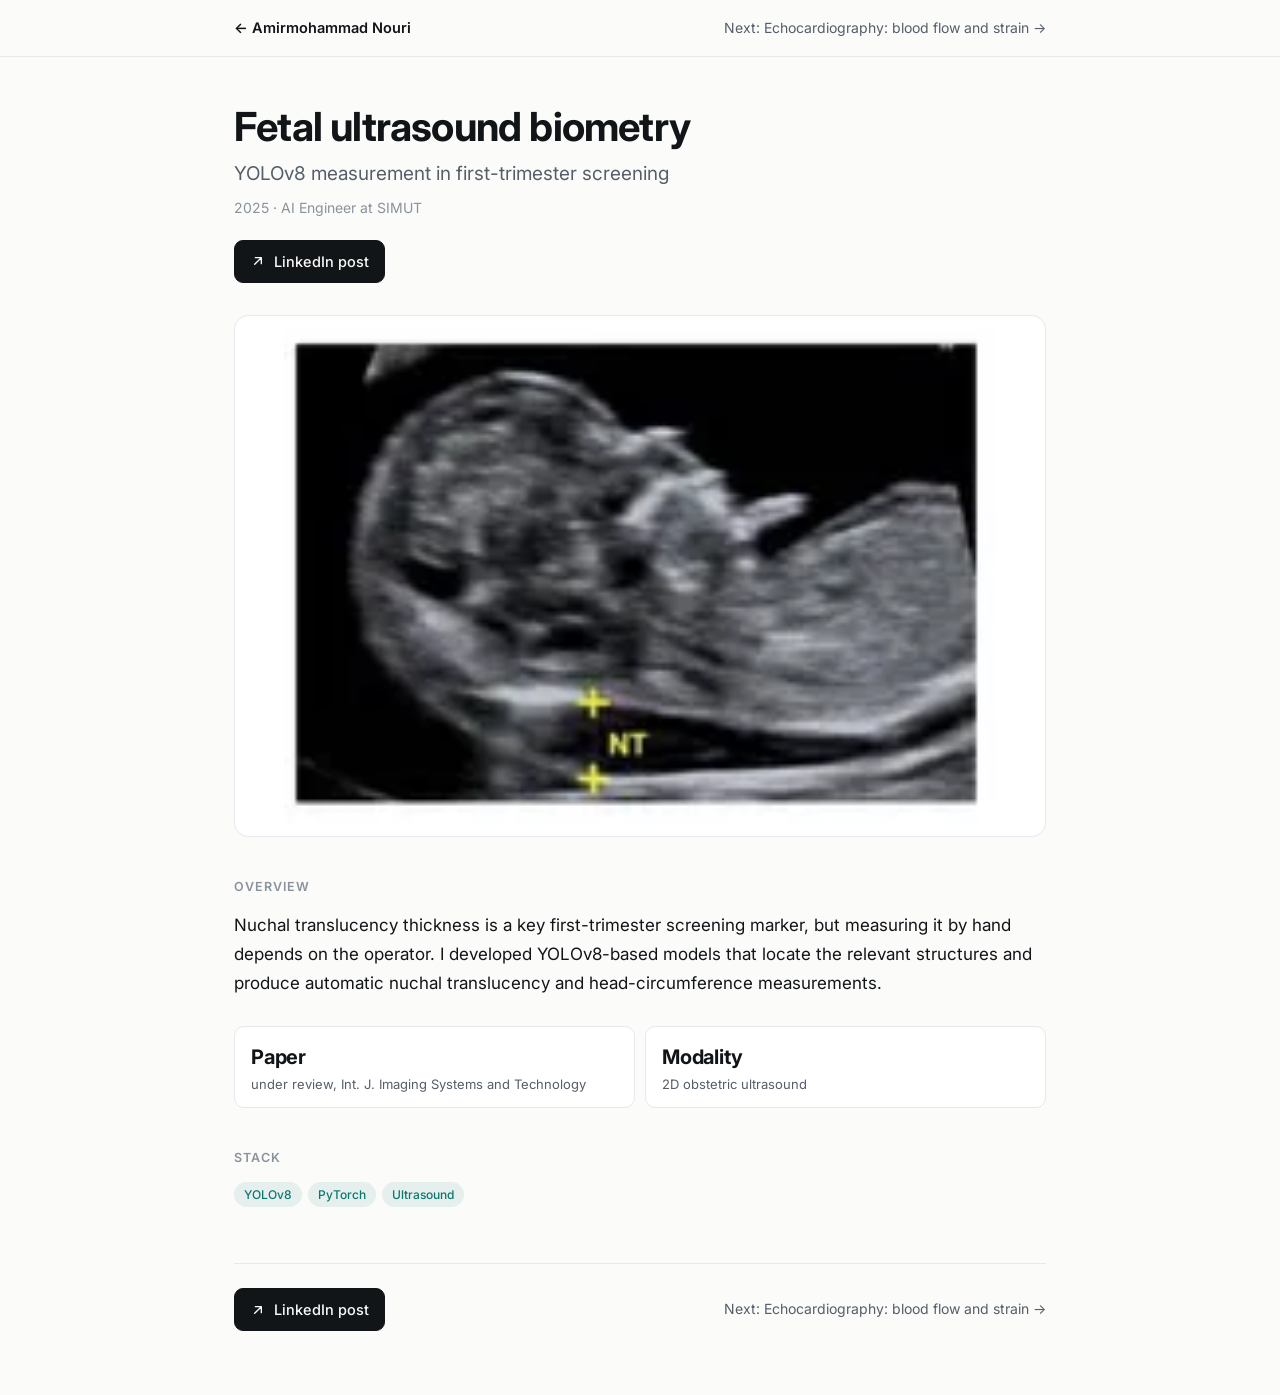
<file: projects/fetal-ultrasound.html>
<!DOCTYPE html>
<html lang="en">
<head>
  <meta charset="UTF-8" />
  <meta name="viewport" content="width=device-width, initial-scale=1.0" />
  <title>Fetal ultrasound biometry · Amirmohammad Nouri</title>
  <meta name="description" content="YOLOv8 measurement in first-trimester screening" />
  <meta property="og:title" content="Fetal ultrasound biometry · Amirmohammad Nouri" />
  <meta property="og:description" content="YOLOv8 measurement in first-trimester screening" />
  <meta property="og:image" content="https://amirmohammad-nouri.github.io/assets/img/fetal.webp" />
  <link rel="icon" type="image/svg+xml" href="data:image/svg+xml,<svg xmlns='http://www.w3.org/2000/svg' viewBox='0 0 64 64'><rect width='64' height='64' rx='14' fill='%230f766e'/><text x='32' y='42' font-family='Arial' font-size='26' font-weight='700' fill='white' text-anchor='middle'>AN</text></svg>" />
  <link rel="preconnect" href="https://fonts.googleapis.com" />
  <link rel="preconnect" href="https://fonts.gstatic.com" crossorigin />
  <link href="https://fonts.googleapis.com/css2?family=Inter:wght@400;500;600;700&display=swap" rel="stylesheet" />
  <link rel="stylesheet" href="../assets/css/style.css" />
  <link rel="stylesheet" href="../assets/css/project.css" />
</head>
<body class="project-page">
<svg width="0" height="0" style="position:absolute" aria-hidden="true">
  <symbol id="i-github" viewBox="0 0 24 24"><path fill="currentColor" d="M12 .5C5.73.5.75 5.48.75 11.76c0 4.96 3.22 9.17 7.69 10.66.56.1.77-.24.77-.54v-1.9c-3.13.68-3.79-1.51-3.79-1.51-.51-1.3-1.25-1.65-1.25-1.65-1.02-.7.08-.69.08-.69 1.13.08 1.72 1.16 1.72 1.16 1 1.72 2.63 1.22 3.27.93.1-.73.39-1.22.71-1.5-2.5-.28-5.13-1.25-5.13-5.57 0-1.23.44-2.24 1.16-3.03-.12-.28-.5-1.43.11-2.98 0 0 .95-.3 3.1 1.16a10.8 10.8 0 0 1 5.64 0c2.15-1.46 3.1-1.16 3.1-1.16.61 1.55.23 2.7.11 2.98.72.79 1.16 1.8 1.16 3.03 0 4.33-2.64 5.28-5.15 5.56.4.35.76 1.03.76 2.08v3.08c0 .3.2.65.78.54 4.46-1.49 7.68-5.7 7.68-10.66C23.25 5.48 18.27.5 12 .5Z"/></symbol>
  <symbol id="i-linkedin" viewBox="0 0 24 24"><path fill="currentColor" d="M20.45 20.45h-3.56v-5.57c0-1.33-.02-3.04-1.85-3.04-1.86 0-2.14 1.45-2.14 2.94v5.67H9.35V9h3.41v1.56h.05c.48-.9 1.64-1.85 3.37-1.85 3.6 0 4.27 2.37 4.27 5.46v6.28ZM5.34 7.43a2.06 2.06 0 1 1 0-4.13 2.06 2.06 0 0 1 0 4.13ZM7.12 20.45H3.56V9h3.56v11.45ZM22.22 0H1.77C.8 0 0 .77 0 1.73v20.54C0 23.23.8 24 1.77 24h20.45c.98 0 1.78-.77 1.78-1.73V1.73C24 .77 23.2 0 22.22 0Z"/></symbol>
  <symbol id="i-medium" viewBox="0 0 24 24"><path fill="currentColor" d="M13.54 12a6.8 6.8 0 0 1-6.77 6.82A6.8 6.8 0 0 1 0 12a6.8 6.8 0 0 1 6.77-6.82A6.8 6.8 0 0 1 13.54 12Zm7.42 0c0 3.54-1.51 6.42-3.38 6.42-1.87 0-3.39-2.88-3.39-6.42s1.52-6.42 3.39-6.42 3.38 2.88 3.38 6.42M24 12c0 3.17-.53 5.75-1.19 5.75-.66 0-1.19-2.58-1.19-5.75s.53-5.75 1.19-5.75C23.47 6.25 24 8.83 24 12Z"/></symbol>
  <symbol id="i-mail" viewBox="0 0 24 24"><path fill="none" stroke="currentColor" stroke-width="1.8" stroke-linecap="round" stroke-linejoin="round" d="M3 6.5A1.5 1.5 0 0 1 4.5 5h15A1.5 1.5 0 0 1 21 6.5v11a1.5 1.5 0 0 1-1.5 1.5h-15A1.5 1.5 0 0 1 3 17.5v-11Zm0 .5 9 6 9-6"/></symbol>
  <symbol id="i-out" viewBox="0 0 24 24"><path fill="none" stroke="currentColor" stroke-width="2" stroke-linecap="round" stroke-linejoin="round" d="M7 17 17 7M8 7h9v9"/></symbol>
</svg>
<header class="pbar"><div class="pwrap">
  <a href="../index.html#projects" class="back">← Amirmohammad Nouri</a>
  <a href="echocardiography.html" class="next">Next: Echocardiography: blood flow and strain →</a>
</div></header>

<main class="pwrap">
  <div class="phead">
    
    <h1>Fetal ultrasound biometry</h1>
    <p class="psub">YOLOv8 measurement in first-trimester screening</p>
    <p class="pmeta">2025 · AI Engineer at SIMUT</p>
    <div class="plinks"><a class="pbtn" href="https://www.linkedin.com/posts/mostafa-ghelich-oghli_simuts-ai-powered-solution-the-future-ugcPost-7231615047481851904-KeFV" target="_blank" rel="noopener"><svg><use href="#i-out"/></svg>LinkedIn post</a></div>
  </div>

  <figure class="hero-img contain"><img src="../assets/img/fetal.webp" alt="Fetal ultrasound biometry" /></figure>

  <section><h2>Overview</h2><p class="lead">Nuchal translucency thickness is a key first-trimester screening marker, but measuring it by hand depends on the operator. I developed YOLOv8-based models that locate the relevant structures and produce automatic nuchal translucency and head-circumference measurements.</p></section>
  <div class="facts"><div><b>Paper</b><span>under review, Int. J. Imaging Systems and Technology</span></div><div><b>Modality</b><span>2D obstetric ultrasound</span></div></div>
  
  
  
  <section><h2>Stack</h2><p class="tags"><span>YOLOv8</span><span>PyTorch</span><span>Ultrasound</span></p></section>

  <footer class="pfoot">
    <div class="plinks"><a class="pbtn" href="https://www.linkedin.com/posts/mostafa-ghelich-oghli_simuts-ai-powered-solution-the-future-ugcPost-7231615047481851904-KeFV" target="_blank" rel="noopener"><svg><use href="#i-out"/></svg>LinkedIn post</a></div>
    <a href="echocardiography.html" class="next">Next: Echocardiography: blood flow and strain →</a>
  </footer>
</main>
</body>
</html>
</file>
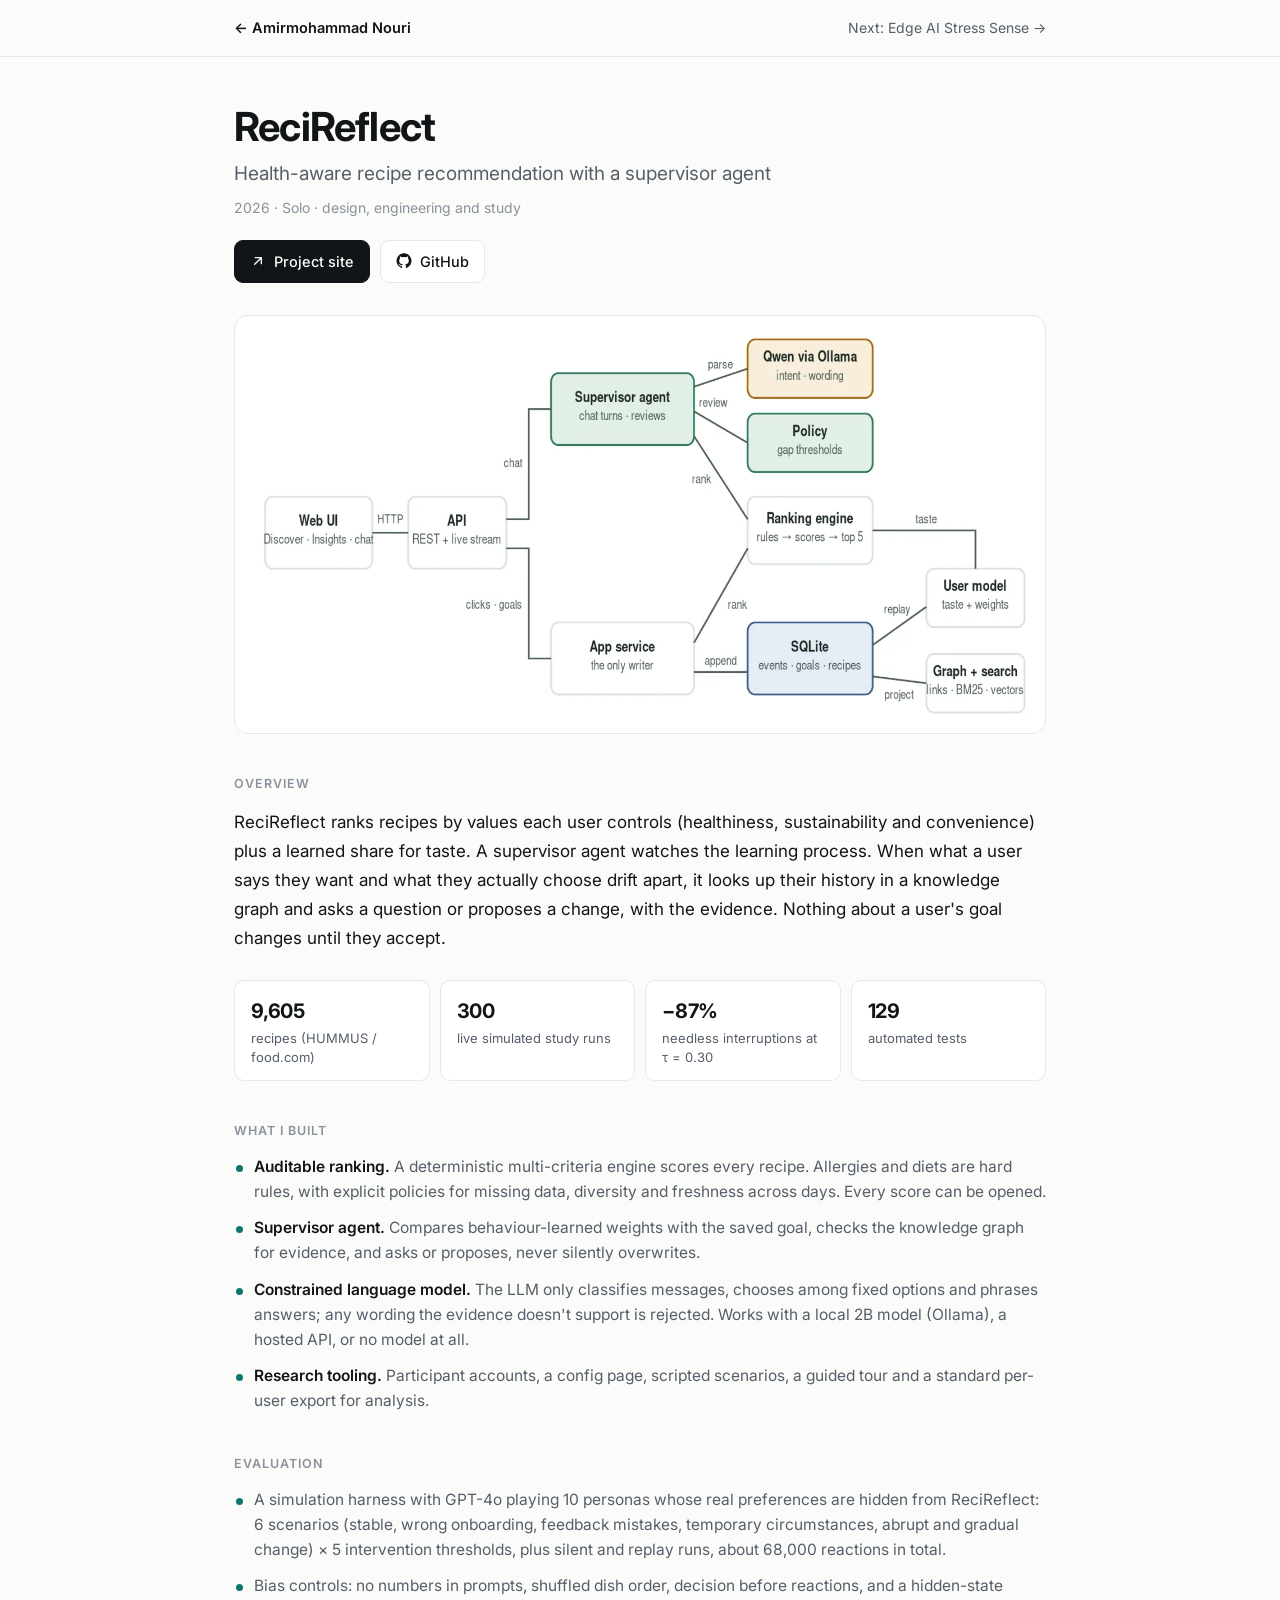
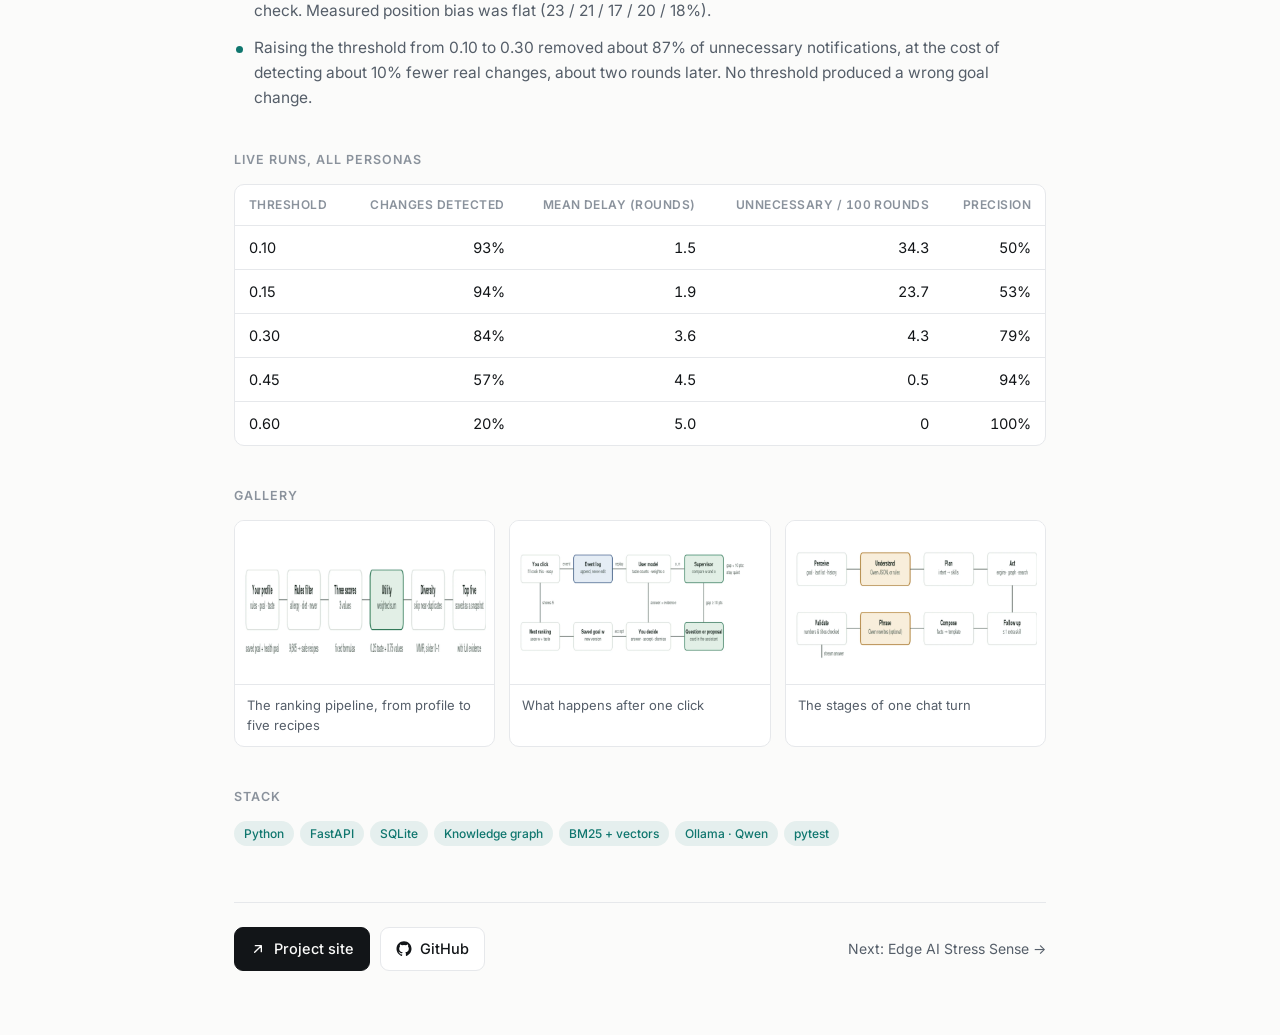
<file: projects/foodrec.html>
<!DOCTYPE html>
<html lang="en">
<head>
  <meta charset="UTF-8" />
  <meta name="viewport" content="width=device-width, initial-scale=1.0" />
  <title>ReciReflect · Amirmohammad Nouri</title>
  <meta name="description" content="Health-aware recipe recommendation with a supervisor agent" />
  <meta property="og:title" content="ReciReflect · Amirmohammad Nouri" />
  <meta property="og:description" content="Health-aware recipe recommendation with a supervisor agent" />
  <meta property="og:image" content="https://amirmohammad-nouri.github.io/assets/img/foodrec.webp" />
  <link rel="icon" type="image/svg+xml" href="data:image/svg+xml,<svg xmlns='http://www.w3.org/2000/svg' viewBox='0 0 64 64'><rect width='64' height='64' rx='14' fill='%230f766e'/><text x='32' y='42' font-family='Arial' font-size='26' font-weight='700' fill='white' text-anchor='middle'>AN</text></svg>" />
  <link rel="preconnect" href="https://fonts.googleapis.com" />
  <link rel="preconnect" href="https://fonts.gstatic.com" crossorigin />
  <link href="https://fonts.googleapis.com/css2?family=Inter:wght@400;500;600;700&display=swap" rel="stylesheet" />
  <link rel="stylesheet" href="../assets/css/style.css" />
  <link rel="stylesheet" href="../assets/css/project.css" />
</head>
<body class="project-page">
<svg width="0" height="0" style="position:absolute" aria-hidden="true">
  <symbol id="i-github" viewBox="0 0 24 24"><path fill="currentColor" d="M12 .5C5.73.5.75 5.48.75 11.76c0 4.96 3.22 9.17 7.69 10.66.56.1.77-.24.77-.54v-1.9c-3.13.68-3.79-1.51-3.79-1.51-.51-1.3-1.25-1.65-1.25-1.65-1.02-.7.08-.69.08-.69 1.13.08 1.72 1.16 1.72 1.16 1 1.72 2.63 1.22 3.27.93.1-.73.39-1.22.71-1.5-2.5-.28-5.13-1.25-5.13-5.57 0-1.23.44-2.24 1.16-3.03-.12-.28-.5-1.43.11-2.98 0 0 .95-.3 3.1 1.16a10.8 10.8 0 0 1 5.64 0c2.15-1.46 3.1-1.16 3.1-1.16.61 1.55.23 2.7.11 2.98.72.79 1.16 1.8 1.16 3.03 0 4.33-2.64 5.28-5.15 5.56.4.35.76 1.03.76 2.08v3.08c0 .3.2.65.78.54 4.46-1.49 7.68-5.7 7.68-10.66C23.25 5.48 18.27.5 12 .5Z"/></symbol>
  <symbol id="i-linkedin" viewBox="0 0 24 24"><path fill="currentColor" d="M20.45 20.45h-3.56v-5.57c0-1.33-.02-3.04-1.85-3.04-1.86 0-2.14 1.45-2.14 2.94v5.67H9.35V9h3.41v1.56h.05c.48-.9 1.64-1.85 3.37-1.85 3.6 0 4.27 2.37 4.27 5.46v6.28ZM5.34 7.43a2.06 2.06 0 1 1 0-4.13 2.06 2.06 0 0 1 0 4.13ZM7.12 20.45H3.56V9h3.56v11.45ZM22.22 0H1.77C.8 0 0 .77 0 1.73v20.54C0 23.23.8 24 1.77 24h20.45c.98 0 1.78-.77 1.78-1.73V1.73C24 .77 23.2 0 22.22 0Z"/></symbol>
  <symbol id="i-medium" viewBox="0 0 24 24"><path fill="currentColor" d="M13.54 12a6.8 6.8 0 0 1-6.77 6.82A6.8 6.8 0 0 1 0 12a6.8 6.8 0 0 1 6.77-6.82A6.8 6.8 0 0 1 13.54 12Zm7.42 0c0 3.54-1.51 6.42-3.38 6.42-1.87 0-3.39-2.88-3.39-6.42s1.52-6.42 3.39-6.42 3.38 2.88 3.38 6.42M24 12c0 3.17-.53 5.75-1.19 5.75-.66 0-1.19-2.58-1.19-5.75s.53-5.75 1.19-5.75C23.47 6.25 24 8.83 24 12Z"/></symbol>
  <symbol id="i-mail" viewBox="0 0 24 24"><path fill="none" stroke="currentColor" stroke-width="1.8" stroke-linecap="round" stroke-linejoin="round" d="M3 6.5A1.5 1.5 0 0 1 4.5 5h15A1.5 1.5 0 0 1 21 6.5v11a1.5 1.5 0 0 1-1.5 1.5h-15A1.5 1.5 0 0 1 3 17.5v-11Zm0 .5 9 6 9-6"/></symbol>
  <symbol id="i-out" viewBox="0 0 24 24"><path fill="none" stroke="currentColor" stroke-width="2" stroke-linecap="round" stroke-linejoin="round" d="M7 17 17 7M8 7h9v9"/></symbol>
</svg>
<header class="pbar"><div class="pwrap">
  <a href="../index.html#projects" class="back">← Amirmohammad Nouri</a>
  <a href="edge-ai-stress-sense.html" class="next">Next: Edge AI Stress Sense →</a>
</div></header>

<main class="pwrap">
  <div class="phead">
    
    <h1>ReciReflect</h1>
    <p class="psub">Health-aware recipe recommendation with a supervisor agent</p>
    <p class="pmeta">2026 · Solo · design, engineering and study</p>
    <div class="plinks"><a class="pbtn" href="https://amirmohammad-nouri.github.io/ReciReflect-site/" target="_blank" rel="noopener"><svg><use href="#i-out"/></svg>Project site</a><a class="pbtn" href="https://github.com/AmirMohammad-Nouri/ReciReflect" target="_blank" rel="noopener"><svg><use href="#i-github"/></svg>GitHub</a></div>
  </div>

  <figure class="hero-img light"><img src="../assets/img/foodrec.webp" alt="ReciReflect" /></figure>

  <section><h2>Overview</h2><p class="lead">ReciReflect ranks recipes by values each user controls (healthiness, sustainability and convenience) plus a learned share for taste. A supervisor agent watches the learning process. When what a user says they want and what they actually choose drift apart, it looks up their history in a knowledge graph and asks a question or proposes a change, with the evidence. Nothing about a user&#x27;s goal changes until they accept.</p></section>
  <div class="facts"><div><b>9,605</b><span>recipes (HUMMUS / food.com)</span></div><div><b>300</b><span>live simulated study runs</span></div><div><b>−87%</b><span>needless interruptions at τ = 0.30</span></div><div><b>129</b><span>automated tests</span></div></div>
  <section><h2>What I built</h2><ul class="pts"><li><b>Auditable ranking.</b> A deterministic multi-criteria engine scores every recipe. Allergies and diets are hard rules, with explicit policies for missing data, diversity and freshness across days. Every score can be opened.</li><li><b>Supervisor agent.</b> Compares behaviour-learned weights with the saved goal, checks the knowledge graph for evidence, and asks or proposes, never silently overwrites.</li><li><b>Constrained language model.</b> The LLM only classifies messages, chooses among fixed options and phrases answers; any wording the evidence doesn't support is rejected. Works with a local 2B model (Ollama), a hosted API, or no model at all.</li><li><b>Research tooling.</b> Participant accounts, a config page, scripted scenarios, a guided tour and a standard per-user export for analysis.</li></ul></section><section><h2>Evaluation</h2><ul class="pts"><li>A simulation harness with GPT-4o playing 10 personas whose real preferences are hidden from ReciReflect: 6 scenarios (stable, wrong onboarding, feedback mistakes, temporary circumstances, abrupt and gradual change) × 5 intervention thresholds, plus silent and replay runs, about 68,000 reactions in total.</li><li>Bias controls: no numbers in prompts, shuffled dish order, decision before reactions, and a hidden-state check. Measured position bias was flat (23 / 21 / 17 / 20 / 18%).</li><li>Raising the threshold from 0.10 to 0.30 removed about 87% of unnecessary notifications, at the cost of detecting about 10% fewer real changes, about two rounds later. No threshold produced a wrong goal change.</li></ul></section>
  <section><h2>Live runs, all personas</h2><div class="tbl"><table><thead><tr><th>Threshold</th><th>Changes detected</th><th>Mean delay (rounds)</th><th>Unnecessary / 100 rounds</th><th>Precision</th></tr></thead><tbody><tr><td>0.10</td><td>93%</td><td>1.5</td><td>34.3</td><td>50%</td></tr><tr><td>0.15</td><td>94%</td><td>1.9</td><td>23.7</td><td>53%</td></tr><tr><td>0.30</td><td>84%</td><td>3.6</td><td>4.3</td><td>79%</td></tr><tr><td>0.45</td><td>57%</td><td>4.5</td><td>0.5</td><td>94%</td></tr><tr><td>0.60</td><td>20%</td><td>5.0</td><td>0</td><td>100%</td></tr></tbody></table></div></section>
  <section><h2>Gallery</h2><div class="gallery"><figure><a href="../assets/img/foodrec-fig3.webp" target="_blank" rel="noopener"><img src="../assets/img/foodrec-fig3.webp" alt="The ranking pipeline, from profile to five recipes" loading="lazy" class=light /></a><figcaption>The ranking pipeline, from profile to five recipes</figcaption></figure><figure><a href="../assets/img/foodrec-fig4.webp" target="_blank" rel="noopener"><img src="../assets/img/foodrec-fig4.webp" alt="What happens after one click" loading="lazy" class=light /></a><figcaption>What happens after one click</figcaption></figure><figure><a href="../assets/img/foodrec-fig5.webp" target="_blank" rel="noopener"><img src="../assets/img/foodrec-fig5.webp" alt="The stages of one chat turn" loading="lazy" class=light /></a><figcaption>The stages of one chat turn</figcaption></figure></div></section>
  <section><h2>Stack</h2><p class="tags"><span>Python</span><span>FastAPI</span><span>SQLite</span><span>Knowledge graph</span><span>BM25 + vectors</span><span>Ollama · Qwen</span><span>pytest</span></p></section>

  <footer class="pfoot">
    <div class="plinks"><a class="pbtn" href="https://amirmohammad-nouri.github.io/ReciReflect-site/" target="_blank" rel="noopener"><svg><use href="#i-out"/></svg>Project site</a><a class="pbtn" href="https://github.com/AmirMohammad-Nouri/ReciReflect" target="_blank" rel="noopener"><svg><use href="#i-github"/></svg>GitHub</a></div>
    <a href="edge-ai-stress-sense.html" class="next">Next: Edge AI Stress Sense →</a>
  </footer>
</main>
</body>
</html>
</file>
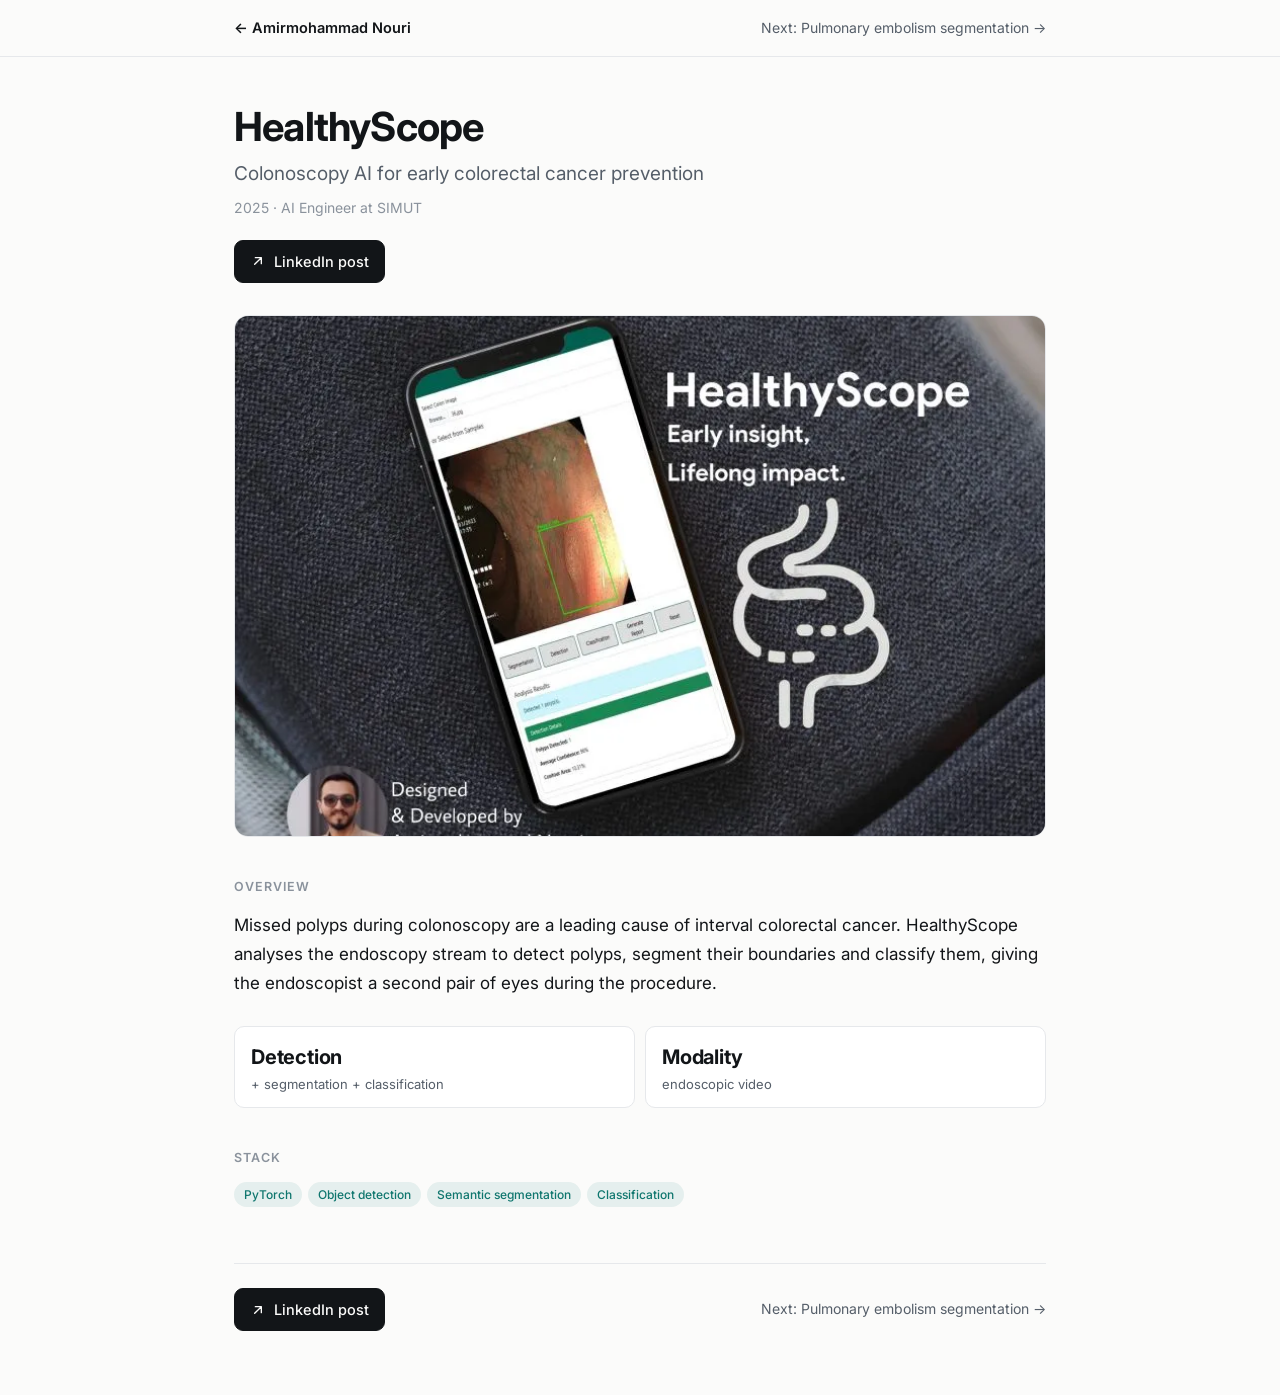
<file: projects/healthyscope.html>
<!DOCTYPE html>
<html lang="en">
<head>
  <meta charset="UTF-8" />
  <meta name="viewport" content="width=device-width, initial-scale=1.0" />
  <title>HealthyScope · Amirmohammad Nouri</title>
  <meta name="description" content="Colonoscopy AI for early colorectal cancer prevention" />
  <meta property="og:title" content="HealthyScope · Amirmohammad Nouri" />
  <meta property="og:description" content="Colonoscopy AI for early colorectal cancer prevention" />
  <meta property="og:image" content="https://amirmohammad-nouri.github.io/assets/img/healthyscope.webp" />
  <link rel="icon" type="image/svg+xml" href="data:image/svg+xml,<svg xmlns='http://www.w3.org/2000/svg' viewBox='0 0 64 64'><rect width='64' height='64' rx='14' fill='%230f766e'/><text x='32' y='42' font-family='Arial' font-size='26' font-weight='700' fill='white' text-anchor='middle'>AN</text></svg>" />
  <link rel="preconnect" href="https://fonts.googleapis.com" />
  <link rel="preconnect" href="https://fonts.gstatic.com" crossorigin />
  <link href="https://fonts.googleapis.com/css2?family=Inter:wght@400;500;600;700&display=swap" rel="stylesheet" />
  <link rel="stylesheet" href="../assets/css/style.css" />
  <link rel="stylesheet" href="../assets/css/project.css" />
</head>
<body class="project-page">
<svg width="0" height="0" style="position:absolute" aria-hidden="true">
  <symbol id="i-github" viewBox="0 0 24 24"><path fill="currentColor" d="M12 .5C5.73.5.75 5.48.75 11.76c0 4.96 3.22 9.17 7.69 10.66.56.1.77-.24.77-.54v-1.9c-3.13.68-3.79-1.51-3.79-1.51-.51-1.3-1.25-1.65-1.25-1.65-1.02-.7.08-.69.08-.69 1.13.08 1.72 1.16 1.72 1.16 1 1.72 2.63 1.22 3.27.93.1-.73.39-1.22.71-1.5-2.5-.28-5.13-1.25-5.13-5.57 0-1.23.44-2.24 1.16-3.03-.12-.28-.5-1.43.11-2.98 0 0 .95-.3 3.1 1.16a10.8 10.8 0 0 1 5.64 0c2.15-1.46 3.1-1.16 3.1-1.16.61 1.55.23 2.7.11 2.98.72.79 1.16 1.8 1.16 3.03 0 4.33-2.64 5.28-5.15 5.56.4.35.76 1.03.76 2.08v3.08c0 .3.2.65.78.54 4.46-1.49 7.68-5.7 7.68-10.66C23.25 5.48 18.27.5 12 .5Z"/></symbol>
  <symbol id="i-linkedin" viewBox="0 0 24 24"><path fill="currentColor" d="M20.45 20.45h-3.56v-5.57c0-1.33-.02-3.04-1.85-3.04-1.86 0-2.14 1.45-2.14 2.94v5.67H9.35V9h3.41v1.56h.05c.48-.9 1.64-1.85 3.37-1.85 3.6 0 4.27 2.37 4.27 5.46v6.28ZM5.34 7.43a2.06 2.06 0 1 1 0-4.13 2.06 2.06 0 0 1 0 4.13ZM7.12 20.45H3.56V9h3.56v11.45ZM22.22 0H1.77C.8 0 0 .77 0 1.73v20.54C0 23.23.8 24 1.77 24h20.45c.98 0 1.78-.77 1.78-1.73V1.73C24 .77 23.2 0 22.22 0Z"/></symbol>
  <symbol id="i-medium" viewBox="0 0 24 24"><path fill="currentColor" d="M13.54 12a6.8 6.8 0 0 1-6.77 6.82A6.8 6.8 0 0 1 0 12a6.8 6.8 0 0 1 6.77-6.82A6.8 6.8 0 0 1 13.54 12Zm7.42 0c0 3.54-1.51 6.42-3.38 6.42-1.87 0-3.39-2.88-3.39-6.42s1.52-6.42 3.39-6.42 3.38 2.88 3.38 6.42M24 12c0 3.17-.53 5.75-1.19 5.75-.66 0-1.19-2.58-1.19-5.75s.53-5.75 1.19-5.75C23.47 6.25 24 8.83 24 12Z"/></symbol>
  <symbol id="i-mail" viewBox="0 0 24 24"><path fill="none" stroke="currentColor" stroke-width="1.8" stroke-linecap="round" stroke-linejoin="round" d="M3 6.5A1.5 1.5 0 0 1 4.5 5h15A1.5 1.5 0 0 1 21 6.5v11a1.5 1.5 0 0 1-1.5 1.5h-15A1.5 1.5 0 0 1 3 17.5v-11Zm0 .5 9 6 9-6"/></symbol>
  <symbol id="i-out" viewBox="0 0 24 24"><path fill="none" stroke="currentColor" stroke-width="2" stroke-linecap="round" stroke-linejoin="round" d="M7 17 17 7M8 7h9v9"/></symbol>
</svg>
<header class="pbar"><div class="pwrap">
  <a href="../index.html#projects" class="back">← Amirmohammad Nouri</a>
  <a href="pulmonary-embolism.html" class="next">Next: Pulmonary embolism segmentation →</a>
</div></header>

<main class="pwrap">
  <div class="phead">
    
    <h1>HealthyScope</h1>
    <p class="psub">Colonoscopy AI for early colorectal cancer prevention</p>
    <p class="pmeta">2025 · AI Engineer at SIMUT</p>
    <div class="plinks"><a class="pbtn" href="https://www.linkedin.com/posts/amir-mohammad-nouri_ai-healthcare-medicalimaging-activity-7372578269193211904-CAMK" target="_blank" rel="noopener"><svg><use href="#i-out"/></svg>LinkedIn post</a></div>
  </div>

  <figure class="hero-img"><img src="../assets/img/healthyscope.webp" alt="HealthyScope" /></figure>

  <section><h2>Overview</h2><p class="lead">Missed polyps during colonoscopy are a leading cause of interval colorectal cancer. HealthyScope analyses the endoscopy stream to detect polyps, segment their boundaries and classify them, giving the endoscopist a second pair of eyes during the procedure.</p></section>
  <div class="facts"><div><b>Detection</b><span>+ segmentation + classification</span></div><div><b>Modality</b><span>endoscopic video</span></div></div>
  
  
  
  <section><h2>Stack</h2><p class="tags"><span>PyTorch</span><span>Object detection</span><span>Semantic segmentation</span><span>Classification</span></p></section>

  <footer class="pfoot">
    <div class="plinks"><a class="pbtn" href="https://www.linkedin.com/posts/amir-mohammad-nouri_ai-healthcare-medicalimaging-activity-7372578269193211904-CAMK" target="_blank" rel="noopener"><svg><use href="#i-out"/></svg>LinkedIn post</a></div>
    <a href="pulmonary-embolism.html" class="next">Next: Pulmonary embolism segmentation →</a>
  </footer>
</main>
</body>
</html>
</file>
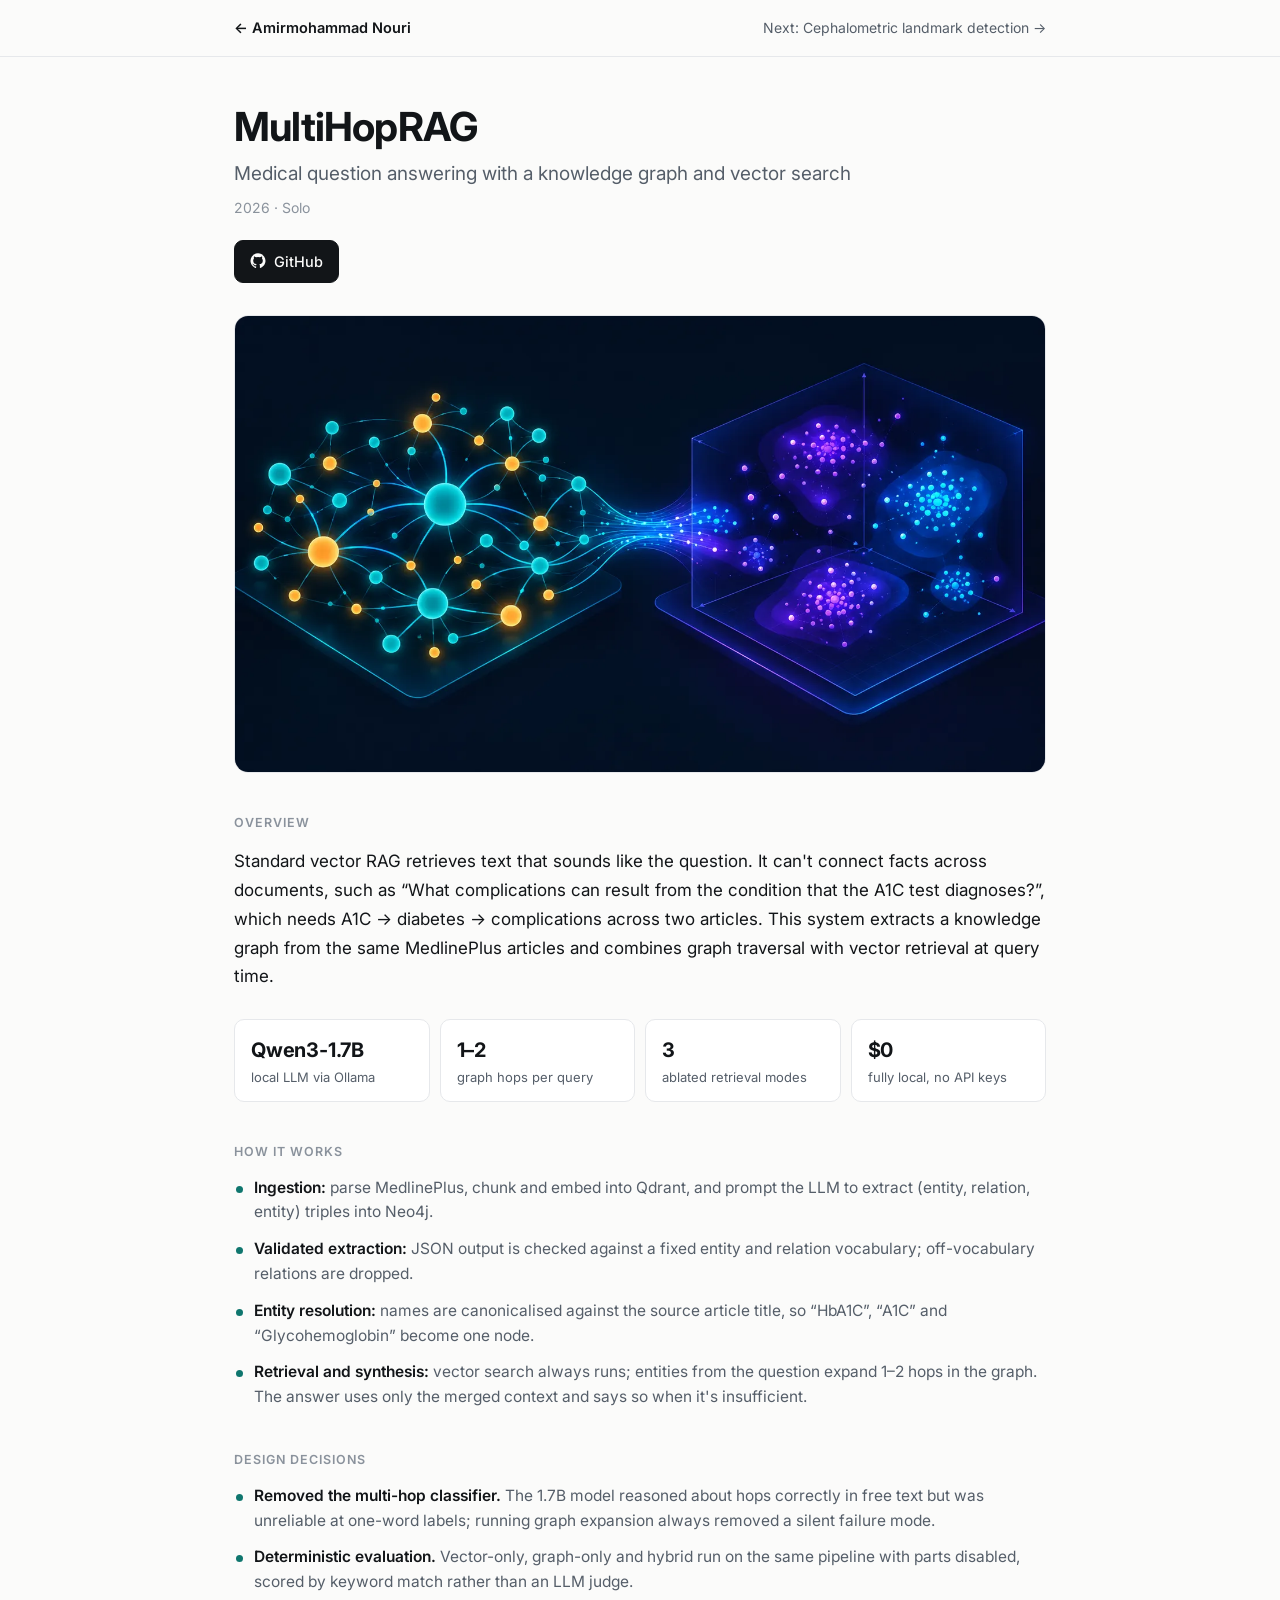
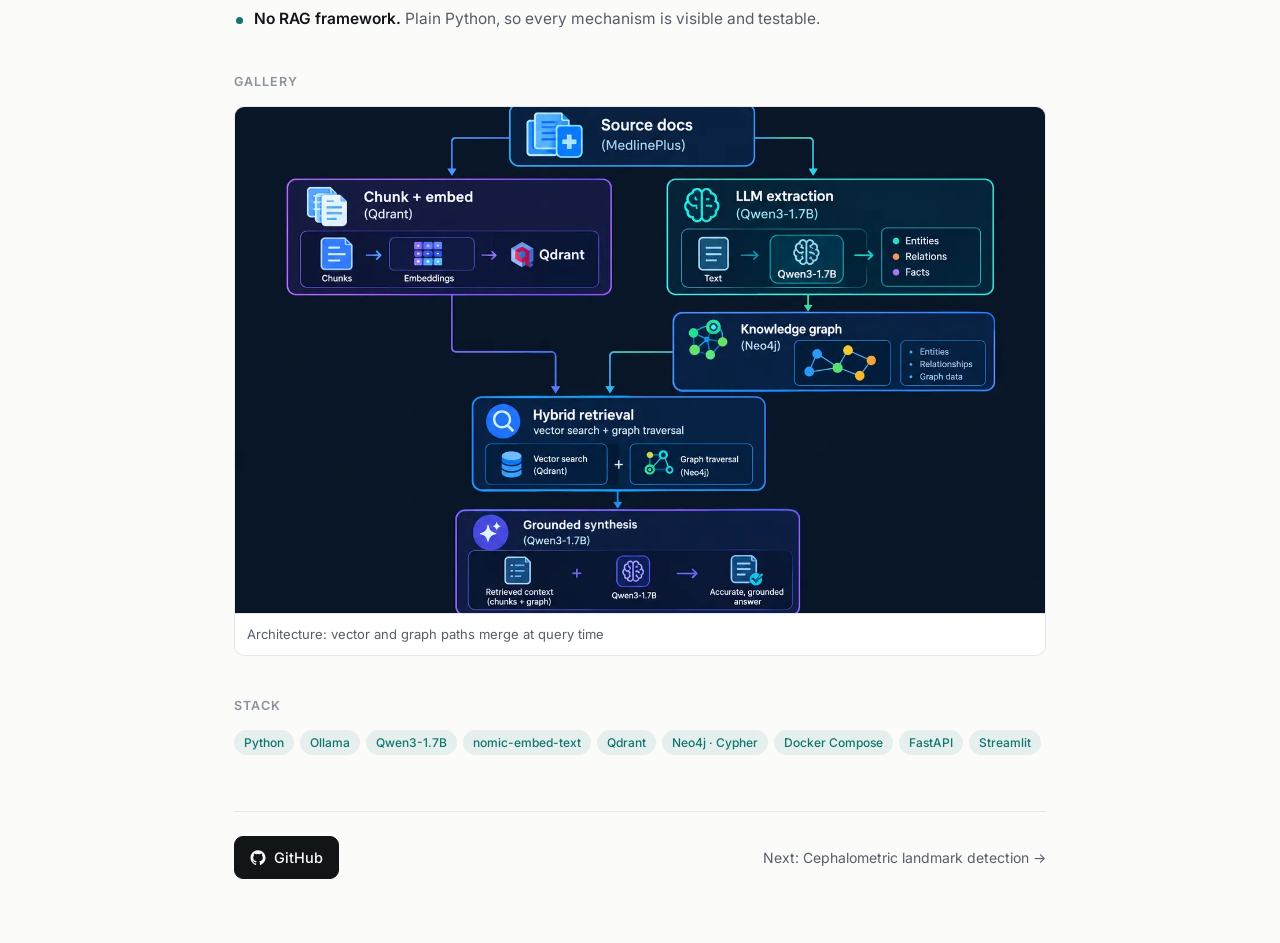
<file: projects/multihop-rag.html>
<!DOCTYPE html>
<html lang="en">
<head>
  <meta charset="UTF-8" />
  <meta name="viewport" content="width=device-width, initial-scale=1.0" />
  <title>MultiHopRAG · Amirmohammad Nouri</title>
  <meta name="description" content="Medical question answering with a knowledge graph and vector search" />
  <meta property="og:title" content="MultiHopRAG · Amirmohammad Nouri" />
  <meta property="og:description" content="Medical question answering with a knowledge graph and vector search" />
  <meta property="og:image" content="https://amirmohammad-nouri.github.io/assets/img/rag-poster.webp" />
  <link rel="icon" type="image/svg+xml" href="data:image/svg+xml,<svg xmlns='http://www.w3.org/2000/svg' viewBox='0 0 64 64'><rect width='64' height='64' rx='14' fill='%230f766e'/><text x='32' y='42' font-family='Arial' font-size='26' font-weight='700' fill='white' text-anchor='middle'>AN</text></svg>" />
  <link rel="preconnect" href="https://fonts.googleapis.com" />
  <link rel="preconnect" href="https://fonts.gstatic.com" crossorigin />
  <link href="https://fonts.googleapis.com/css2?family=Inter:wght@400;500;600;700&display=swap" rel="stylesheet" />
  <link rel="stylesheet" href="../assets/css/style.css" />
  <link rel="stylesheet" href="../assets/css/project.css" />
</head>
<body class="project-page">
<svg width="0" height="0" style="position:absolute" aria-hidden="true">
  <symbol id="i-github" viewBox="0 0 24 24"><path fill="currentColor" d="M12 .5C5.73.5.75 5.48.75 11.76c0 4.96 3.22 9.17 7.69 10.66.56.1.77-.24.77-.54v-1.9c-3.13.68-3.79-1.51-3.79-1.51-.51-1.3-1.25-1.65-1.25-1.65-1.02-.7.08-.69.08-.69 1.13.08 1.72 1.16 1.72 1.16 1 1.72 2.63 1.22 3.27.93.1-.73.39-1.22.71-1.5-2.5-.28-5.13-1.25-5.13-5.57 0-1.23.44-2.24 1.16-3.03-.12-.28-.5-1.43.11-2.98 0 0 .95-.3 3.1 1.16a10.8 10.8 0 0 1 5.64 0c2.15-1.46 3.1-1.16 3.1-1.16.61 1.55.23 2.7.11 2.98.72.79 1.16 1.8 1.16 3.03 0 4.33-2.64 5.28-5.15 5.56.4.35.76 1.03.76 2.08v3.08c0 .3.2.65.78.54 4.46-1.49 7.68-5.7 7.68-10.66C23.25 5.48 18.27.5 12 .5Z"/></symbol>
  <symbol id="i-linkedin" viewBox="0 0 24 24"><path fill="currentColor" d="M20.45 20.45h-3.56v-5.57c0-1.33-.02-3.04-1.85-3.04-1.86 0-2.14 1.45-2.14 2.94v5.67H9.35V9h3.41v1.56h.05c.48-.9 1.64-1.85 3.37-1.85 3.6 0 4.27 2.37 4.27 5.46v6.28ZM5.34 7.43a2.06 2.06 0 1 1 0-4.13 2.06 2.06 0 0 1 0 4.13ZM7.12 20.45H3.56V9h3.56v11.45ZM22.22 0H1.77C.8 0 0 .77 0 1.73v20.54C0 23.23.8 24 1.77 24h20.45c.98 0 1.78-.77 1.78-1.73V1.73C24 .77 23.2 0 22.22 0Z"/></symbol>
  <symbol id="i-medium" viewBox="0 0 24 24"><path fill="currentColor" d="M13.54 12a6.8 6.8 0 0 1-6.77 6.82A6.8 6.8 0 0 1 0 12a6.8 6.8 0 0 1 6.77-6.82A6.8 6.8 0 0 1 13.54 12Zm7.42 0c0 3.54-1.51 6.42-3.38 6.42-1.87 0-3.39-2.88-3.39-6.42s1.52-6.42 3.39-6.42 3.38 2.88 3.38 6.42M24 12c0 3.17-.53 5.75-1.19 5.75-.66 0-1.19-2.58-1.19-5.75s.53-5.75 1.19-5.75C23.47 6.25 24 8.83 24 12Z"/></symbol>
  <symbol id="i-mail" viewBox="0 0 24 24"><path fill="none" stroke="currentColor" stroke-width="1.8" stroke-linecap="round" stroke-linejoin="round" d="M3 6.5A1.5 1.5 0 0 1 4.5 5h15A1.5 1.5 0 0 1 21 6.5v11a1.5 1.5 0 0 1-1.5 1.5h-15A1.5 1.5 0 0 1 3 17.5v-11Zm0 .5 9 6 9-6"/></symbol>
  <symbol id="i-out" viewBox="0 0 24 24"><path fill="none" stroke="currentColor" stroke-width="2" stroke-linecap="round" stroke-linejoin="round" d="M7 17 17 7M8 7h9v9"/></symbol>
</svg>
<header class="pbar"><div class="pwrap">
  <a href="../index.html#projects" class="back">← Amirmohammad Nouri</a>
  <a href="cephalometric.html" class="next">Next: Cephalometric landmark detection →</a>
</div></header>

<main class="pwrap">
  <div class="phead">
    
    <h1>MultiHopRAG</h1>
    <p class="psub">Medical question answering with a knowledge graph and vector search</p>
    <p class="pmeta">2026 · Solo</p>
    <div class="plinks"><a class="pbtn" href="https://github.com/AmirMohammad-Nouri/MultiHopRAG" target="_blank" rel="noopener"><svg><use href="#i-github"/></svg>GitHub</a></div>
  </div>

  <figure class="hero-img"><img src="../assets/img/rag-poster.webp" alt="MultiHopRAG" /></figure>

  <section><h2>Overview</h2><p class="lead">Standard vector RAG retrieves text that sounds like the question. It can&#x27;t connect facts across documents, such as “What complications can result from the condition that the A1C test diagnoses?”, which needs A1C → diabetes → complications across two articles. This system extracts a knowledge graph from the same MedlinePlus articles and combines graph traversal with vector retrieval at query time.</p></section>
  <div class="facts"><div><b>Qwen3-1.7B</b><span>local LLM via Ollama</span></div><div><b>1–2</b><span>graph hops per query</span></div><div><b>3</b><span>ablated retrieval modes</span></div><div><b>$0</b><span>fully local, no API keys</span></div></div>
  <section><h2>How it works</h2><ul class="pts"><li><b>Ingestion:</b> parse MedlinePlus, chunk and embed into Qdrant, and prompt the LLM to extract (entity, relation, entity) triples into Neo4j.</li><li><b>Validated extraction:</b> JSON output is checked against a fixed entity and relation vocabulary; off-vocabulary relations are dropped.</li><li><b>Entity resolution:</b> names are canonicalised against the source article title, so “HbA1C”, “A1C” and “Glycohemoglobin” become one node.</li><li><b>Retrieval and synthesis:</b> vector search always runs; entities from the question expand 1–2 hops in the graph. The answer uses only the merged context and says so when it's insufficient.</li></ul></section><section><h2>Design decisions</h2><ul class="pts"><li><b>Removed the multi-hop classifier.</b> The 1.7B model reasoned about hops correctly in free text but was unreliable at one-word labels; running graph expansion always removed a silent failure mode.</li><li><b>Deterministic evaluation.</b> Vector-only, graph-only and hybrid run on the same pipeline with parts disabled, scored by keyword match rather than an LLM judge.</li><li><b>No RAG framework.</b> Plain Python, so every mechanism is visible and testable.</li></ul></section>
  
  <section><h2>Gallery</h2><div class="gallery"><figure><a href="../assets/img/rag-architecture.webp" target="_blank" rel="noopener"><img src="../assets/img/rag-architecture.webp" alt="Architecture: vector and graph paths merge at query time" loading="lazy" /></a><figcaption>Architecture: vector and graph paths merge at query time</figcaption></figure></div></section>
  <section><h2>Stack</h2><p class="tags"><span>Python</span><span>Ollama</span><span>Qwen3-1.7B</span><span>nomic-embed-text</span><span>Qdrant</span><span>Neo4j · Cypher</span><span>Docker Compose</span><span>FastAPI</span><span>Streamlit</span></p></section>

  <footer class="pfoot">
    <div class="plinks"><a class="pbtn" href="https://github.com/AmirMohammad-Nouri/MultiHopRAG" target="_blank" rel="noopener"><svg><use href="#i-github"/></svg>GitHub</a></div>
    <a href="cephalometric.html" class="next">Next: Cephalometric landmark detection →</a>
  </footer>
</main>
</body>
</html>
</file>
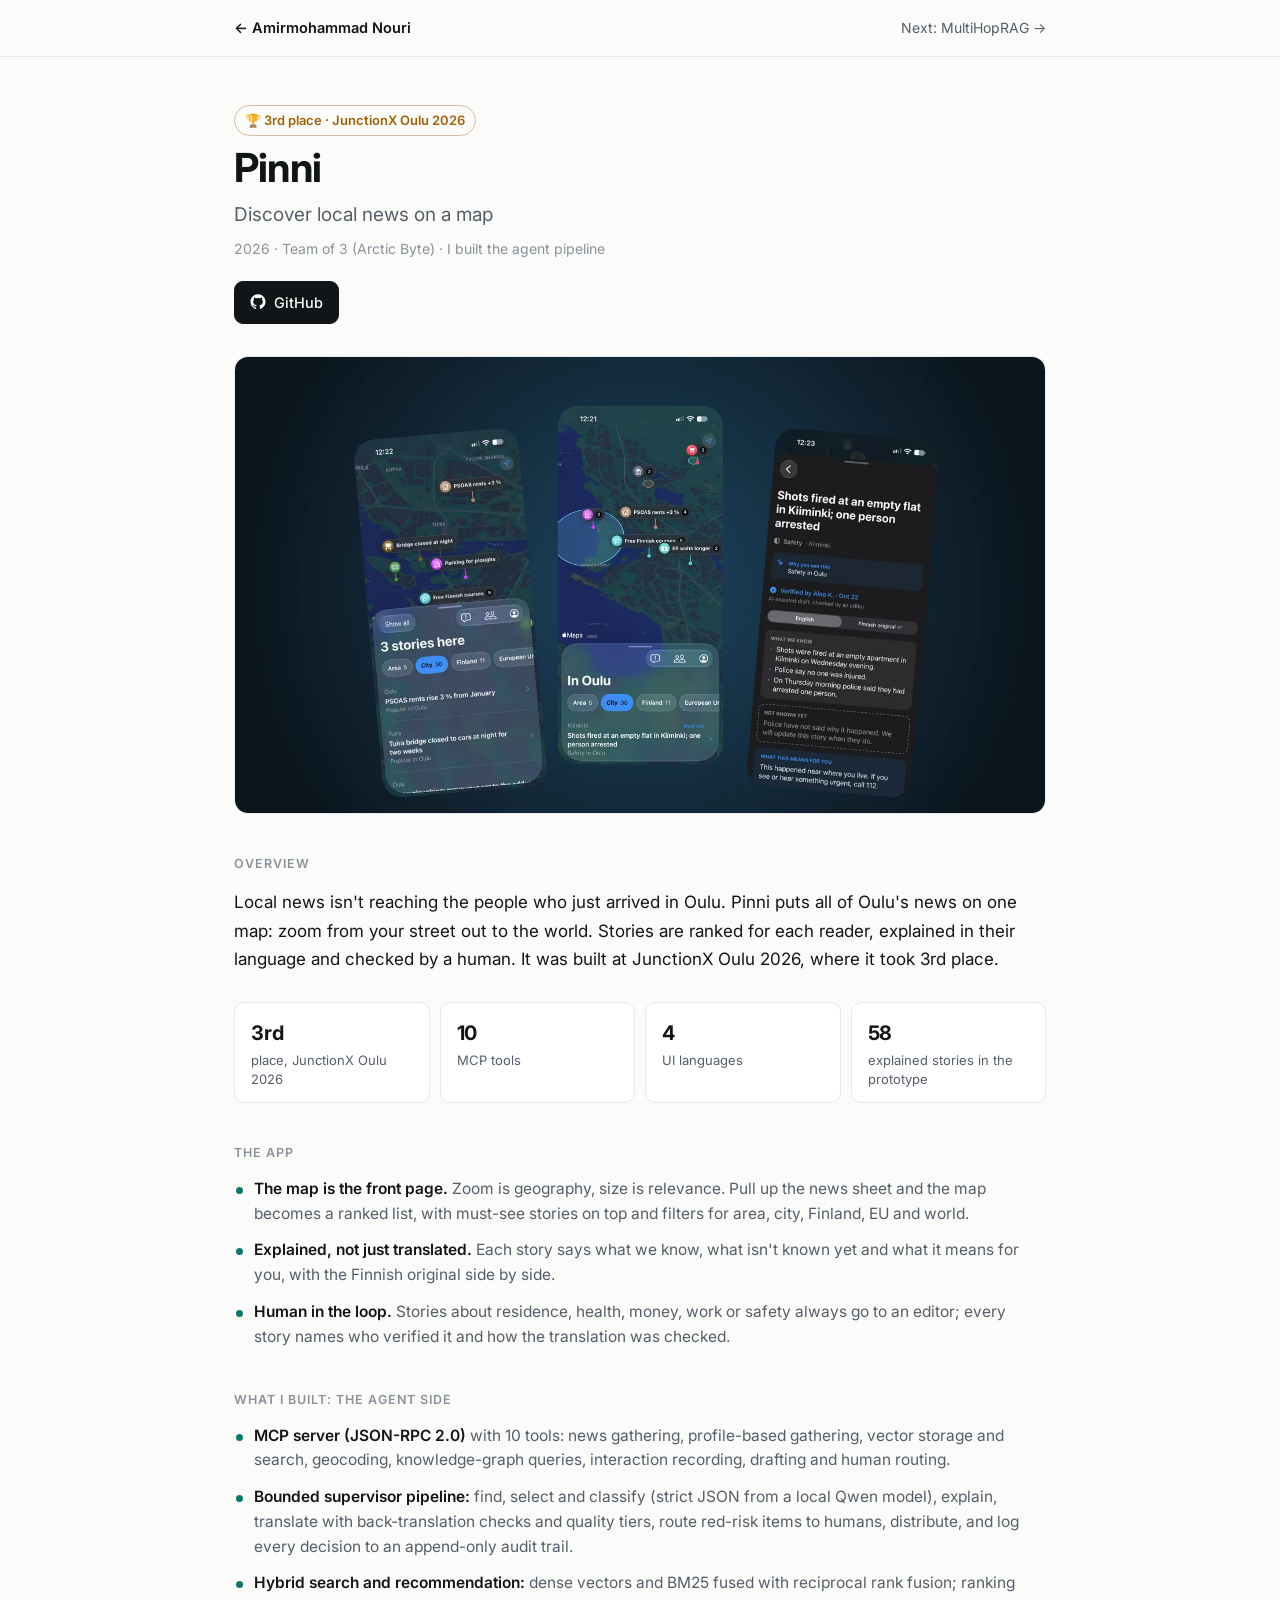
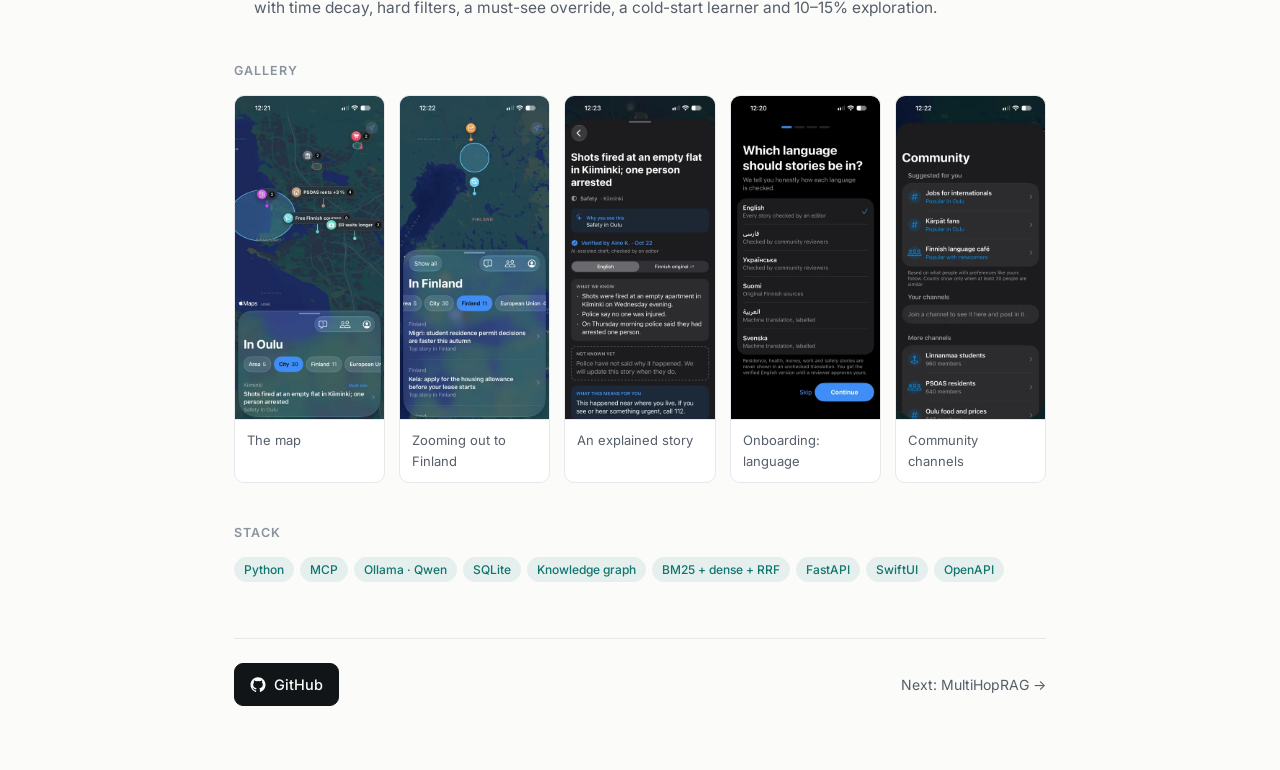
<file: projects/pinni.html>
<!DOCTYPE html>
<html lang="en">
<head>
  <meta charset="UTF-8" />
  <meta name="viewport" content="width=device-width, initial-scale=1.0" />
  <title>Pinni · Amirmohammad Nouri</title>
  <meta name="description" content="Discover local news on a map" />
  <meta property="og:title" content="Pinni · Amirmohammad Nouri" />
  <meta property="og:description" content="Discover local news on a map" />
  <meta property="og:image" content="https://amirmohammad-nouri.github.io/assets/img/pinni.webp" />
  <link rel="icon" type="image/svg+xml" href="data:image/svg+xml,<svg xmlns='http://www.w3.org/2000/svg' viewBox='0 0 64 64'><rect width='64' height='64' rx='14' fill='%230f766e'/><text x='32' y='42' font-family='Arial' font-size='26' font-weight='700' fill='white' text-anchor='middle'>AN</text></svg>" />
  <link rel="preconnect" href="https://fonts.googleapis.com" />
  <link rel="preconnect" href="https://fonts.gstatic.com" crossorigin />
  <link href="https://fonts.googleapis.com/css2?family=Inter:wght@400;500;600;700&display=swap" rel="stylesheet" />
  <link rel="stylesheet" href="../assets/css/style.css" />
  <link rel="stylesheet" href="../assets/css/project.css" />
</head>
<body class="project-page">
<svg width="0" height="0" style="position:absolute" aria-hidden="true">
  <symbol id="i-github" viewBox="0 0 24 24"><path fill="currentColor" d="M12 .5C5.73.5.75 5.48.75 11.76c0 4.96 3.22 9.17 7.69 10.66.56.1.77-.24.77-.54v-1.9c-3.13.68-3.79-1.51-3.79-1.51-.51-1.3-1.25-1.65-1.25-1.65-1.02-.7.08-.69.08-.69 1.13.08 1.72 1.16 1.72 1.16 1 1.72 2.63 1.22 3.27.93.1-.73.39-1.22.71-1.5-2.5-.28-5.13-1.25-5.13-5.57 0-1.23.44-2.24 1.16-3.03-.12-.28-.5-1.43.11-2.98 0 0 .95-.3 3.1 1.16a10.8 10.8 0 0 1 5.64 0c2.15-1.46 3.1-1.16 3.1-1.16.61 1.55.23 2.7.11 2.98.72.79 1.16 1.8 1.16 3.03 0 4.33-2.64 5.28-5.15 5.56.4.35.76 1.03.76 2.08v3.08c0 .3.2.65.78.54 4.46-1.49 7.68-5.7 7.68-10.66C23.25 5.48 18.27.5 12 .5Z"/></symbol>
  <symbol id="i-linkedin" viewBox="0 0 24 24"><path fill="currentColor" d="M20.45 20.45h-3.56v-5.57c0-1.33-.02-3.04-1.85-3.04-1.86 0-2.14 1.45-2.14 2.94v5.67H9.35V9h3.41v1.56h.05c.48-.9 1.64-1.85 3.37-1.85 3.6 0 4.27 2.37 4.27 5.46v6.28ZM5.34 7.43a2.06 2.06 0 1 1 0-4.13 2.06 2.06 0 0 1 0 4.13ZM7.12 20.45H3.56V9h3.56v11.45ZM22.22 0H1.77C.8 0 0 .77 0 1.73v20.54C0 23.23.8 24 1.77 24h20.45c.98 0 1.78-.77 1.78-1.73V1.73C24 .77 23.2 0 22.22 0Z"/></symbol>
  <symbol id="i-medium" viewBox="0 0 24 24"><path fill="currentColor" d="M13.54 12a6.8 6.8 0 0 1-6.77 6.82A6.8 6.8 0 0 1 0 12a6.8 6.8 0 0 1 6.77-6.82A6.8 6.8 0 0 1 13.54 12Zm7.42 0c0 3.54-1.51 6.42-3.38 6.42-1.87 0-3.39-2.88-3.39-6.42s1.52-6.42 3.39-6.42 3.38 2.88 3.38 6.42M24 12c0 3.17-.53 5.75-1.19 5.75-.66 0-1.19-2.58-1.19-5.75s.53-5.75 1.19-5.75C23.47 6.25 24 8.83 24 12Z"/></symbol>
  <symbol id="i-mail" viewBox="0 0 24 24"><path fill="none" stroke="currentColor" stroke-width="1.8" stroke-linecap="round" stroke-linejoin="round" d="M3 6.5A1.5 1.5 0 0 1 4.5 5h15A1.5 1.5 0 0 1 21 6.5v11a1.5 1.5 0 0 1-1.5 1.5h-15A1.5 1.5 0 0 1 3 17.5v-11Zm0 .5 9 6 9-6"/></symbol>
  <symbol id="i-out" viewBox="0 0 24 24"><path fill="none" stroke="currentColor" stroke-width="2" stroke-linecap="round" stroke-linejoin="round" d="M7 17 17 7M8 7h9v9"/></symbol>
</svg>
<header class="pbar"><div class="pwrap">
  <a href="../index.html#projects" class="back">← Amirmohammad Nouri</a>
  <a href="multihop-rag.html" class="next">Next: MultiHopRAG →</a>
</div></header>

<main class="pwrap">
  <div class="phead">
    <p class="award">🏆 3rd place · JunctionX Oulu 2026</p>
    <h1>Pinni</h1>
    <p class="psub">Discover local news on a map</p>
    <p class="pmeta">2026 · Team of 3 (Arctic Byte) · I built the agent pipeline</p>
    <div class="plinks"><a class="pbtn" href="https://github.com/The-Arctic-byte/Pinni" target="_blank" rel="noopener"><svg><use href="#i-github"/></svg>GitHub</a></div>
  </div>

  <figure class="hero-img"><img src="../assets/img/pinni.webp" alt="Pinni" /></figure>

  <section><h2>Overview</h2><p class="lead">Local news isn&#x27;t reaching the people who just arrived in Oulu. Pinni puts all of Oulu&#x27;s news on one map: zoom from your street out to the world. Stories are ranked for each reader, explained in their language and checked by a human. It was built at JunctionX Oulu 2026, where it took 3rd place.</p></section>
  <div class="facts"><div><b>3rd</b><span>place, JunctionX Oulu 2026</span></div><div><b>10</b><span>MCP tools</span></div><div><b>4</b><span>UI languages</span></div><div><b>58</b><span>explained stories in the prototype</span></div></div>
  <section><h2>The app</h2><ul class="pts"><li><b>The map is the front page.</b> Zoom is geography, size is relevance. Pull up the news sheet and the map becomes a ranked list, with must-see stories on top and filters for area, city, Finland, EU and world.</li><li><b>Explained, not just translated.</b> Each story says what we know, what isn't known yet and what it means for you, with the Finnish original side by side.</li><li><b>Human in the loop.</b> Stories about residence, health, money, work or safety always go to an editor; every story names who verified it and how the translation was checked.</li></ul></section><section><h2>What I built: the agent side</h2><ul class="pts"><li><b>MCP server (JSON-RPC 2.0)</b> with 10 tools: news gathering, profile-based gathering, vector storage and search, geocoding, knowledge-graph queries, interaction recording, drafting and human routing.</li><li><b>Bounded supervisor pipeline:</b> find, select and classify (strict JSON from a local Qwen model), explain, translate with back-translation checks and quality tiers, route red-risk items to humans, distribute, and log every decision to an append-only audit trail.</li><li><b>Hybrid search and recommendation:</b> dense vectors and BM25 fused with reciprocal rank fusion; ranking with time decay, hard filters, a must-see override, a cold-start learner and 10–15% exploration.</li></ul></section>
  
  <section><h2>Gallery</h2><div class="gallery phones"><figure><a href="../assets/img/pinni-screen13.webp" target="_blank" rel="noopener"><img src="../assets/img/pinni-screen13.webp" alt="The map" loading="lazy" /></a><figcaption>The map</figcaption></figure><figure><a href="../assets/img/pinni-screen14.webp" target="_blank" rel="noopener"><img src="../assets/img/pinni-screen14.webp" alt="Zooming out to Finland" loading="lazy" /></a><figcaption>Zooming out to Finland</figcaption></figure><figure><a href="../assets/img/pinni-screen17.webp" target="_blank" rel="noopener"><img src="../assets/img/pinni-screen17.webp" alt="An explained story" loading="lazy" /></a><figcaption>An explained story</figcaption></figure><figure><a href="../assets/img/pinni-screen9.webp" target="_blank" rel="noopener"><img src="../assets/img/pinni-screen9.webp" alt="Onboarding: language" loading="lazy" /></a><figcaption>Onboarding: language</figcaption></figure><figure><a href="../assets/img/pinni-screen26.webp" target="_blank" rel="noopener"><img src="../assets/img/pinni-screen26.webp" alt="Community channels" loading="lazy" /></a><figcaption>Community channels</figcaption></figure></div></section>
  <section><h2>Stack</h2><p class="tags"><span>Python</span><span>MCP</span><span>Ollama · Qwen</span><span>SQLite</span><span>Knowledge graph</span><span>BM25 + dense + RRF</span><span>FastAPI</span><span>SwiftUI</span><span>OpenAPI</span></p></section>

  <footer class="pfoot">
    <div class="plinks"><a class="pbtn" href="https://github.com/The-Arctic-byte/Pinni" target="_blank" rel="noopener"><svg><use href="#i-github"/></svg>GitHub</a></div>
    <a href="multihop-rag.html" class="next">Next: MultiHopRAG →</a>
  </footer>
</main>
</body>
</html>
</file>
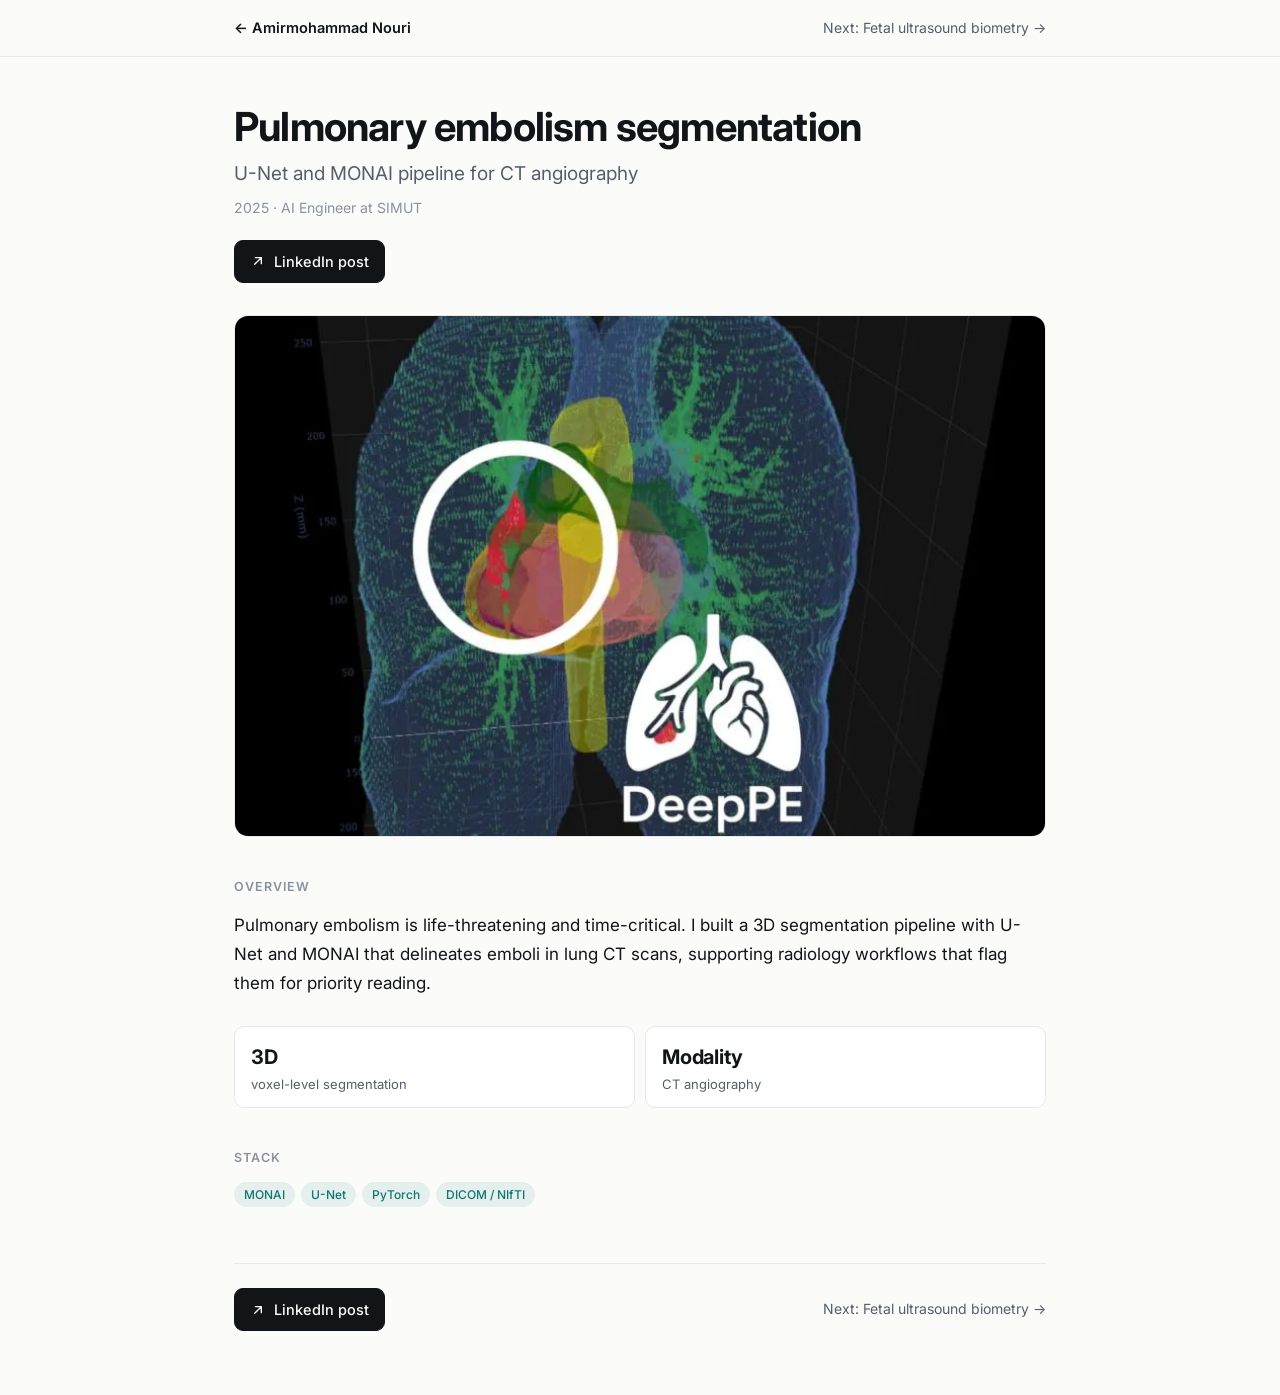
<file: projects/pulmonary-embolism.html>
<!DOCTYPE html>
<html lang="en">
<head>
  <meta charset="UTF-8" />
  <meta name="viewport" content="width=device-width, initial-scale=1.0" />
  <title>Pulmonary embolism segmentation · Amirmohammad Nouri</title>
  <meta name="description" content="U-Net and MONAI pipeline for CT angiography" />
  <meta property="og:title" content="Pulmonary embolism segmentation · Amirmohammad Nouri" />
  <meta property="og:description" content="U-Net and MONAI pipeline for CT angiography" />
  <meta property="og:image" content="https://amirmohammad-nouri.github.io/assets/img/pe.webp" />
  <link rel="icon" type="image/svg+xml" href="data:image/svg+xml,<svg xmlns='http://www.w3.org/2000/svg' viewBox='0 0 64 64'><rect width='64' height='64' rx='14' fill='%230f766e'/><text x='32' y='42' font-family='Arial' font-size='26' font-weight='700' fill='white' text-anchor='middle'>AN</text></svg>" />
  <link rel="preconnect" href="https://fonts.googleapis.com" />
  <link rel="preconnect" href="https://fonts.gstatic.com" crossorigin />
  <link href="https://fonts.googleapis.com/css2?family=Inter:wght@400;500;600;700&display=swap" rel="stylesheet" />
  <link rel="stylesheet" href="../assets/css/style.css" />
  <link rel="stylesheet" href="../assets/css/project.css" />
</head>
<body class="project-page">
<svg width="0" height="0" style="position:absolute" aria-hidden="true">
  <symbol id="i-github" viewBox="0 0 24 24"><path fill="currentColor" d="M12 .5C5.73.5.75 5.48.75 11.76c0 4.96 3.22 9.17 7.69 10.66.56.1.77-.24.77-.54v-1.9c-3.13.68-3.79-1.51-3.79-1.51-.51-1.3-1.25-1.65-1.25-1.65-1.02-.7.08-.69.08-.69 1.13.08 1.72 1.16 1.72 1.16 1 1.72 2.63 1.22 3.27.93.1-.73.39-1.22.71-1.5-2.5-.28-5.13-1.25-5.13-5.57 0-1.23.44-2.24 1.16-3.03-.12-.28-.5-1.43.11-2.98 0 0 .95-.3 3.1 1.16a10.8 10.8 0 0 1 5.64 0c2.15-1.46 3.1-1.16 3.1-1.16.61 1.55.23 2.7.11 2.98.72.79 1.16 1.8 1.16 3.03 0 4.33-2.64 5.28-5.15 5.56.4.35.76 1.03.76 2.08v3.08c0 .3.2.65.78.54 4.46-1.49 7.68-5.7 7.68-10.66C23.25 5.48 18.27.5 12 .5Z"/></symbol>
  <symbol id="i-linkedin" viewBox="0 0 24 24"><path fill="currentColor" d="M20.45 20.45h-3.56v-5.57c0-1.33-.02-3.04-1.85-3.04-1.86 0-2.14 1.45-2.14 2.94v5.67H9.35V9h3.41v1.56h.05c.48-.9 1.64-1.85 3.37-1.85 3.6 0 4.27 2.37 4.27 5.46v6.28ZM5.34 7.43a2.06 2.06 0 1 1 0-4.13 2.06 2.06 0 0 1 0 4.13ZM7.12 20.45H3.56V9h3.56v11.45ZM22.22 0H1.77C.8 0 0 .77 0 1.73v20.54C0 23.23.8 24 1.77 24h20.45c.98 0 1.78-.77 1.78-1.73V1.73C24 .77 23.2 0 22.22 0Z"/></symbol>
  <symbol id="i-medium" viewBox="0 0 24 24"><path fill="currentColor" d="M13.54 12a6.8 6.8 0 0 1-6.77 6.82A6.8 6.8 0 0 1 0 12a6.8 6.8 0 0 1 6.77-6.82A6.8 6.8 0 0 1 13.54 12Zm7.42 0c0 3.54-1.51 6.42-3.38 6.42-1.87 0-3.39-2.88-3.39-6.42s1.52-6.42 3.39-6.42 3.38 2.88 3.38 6.42M24 12c0 3.17-.53 5.75-1.19 5.75-.66 0-1.19-2.58-1.19-5.75s.53-5.75 1.19-5.75C23.47 6.25 24 8.83 24 12Z"/></symbol>
  <symbol id="i-mail" viewBox="0 0 24 24"><path fill="none" stroke="currentColor" stroke-width="1.8" stroke-linecap="round" stroke-linejoin="round" d="M3 6.5A1.5 1.5 0 0 1 4.5 5h15A1.5 1.5 0 0 1 21 6.5v11a1.5 1.5 0 0 1-1.5 1.5h-15A1.5 1.5 0 0 1 3 17.5v-11Zm0 .5 9 6 9-6"/></symbol>
  <symbol id="i-out" viewBox="0 0 24 24"><path fill="none" stroke="currentColor" stroke-width="2" stroke-linecap="round" stroke-linejoin="round" d="M7 17 17 7M8 7h9v9"/></symbol>
</svg>
<header class="pbar"><div class="pwrap">
  <a href="../index.html#projects" class="back">← Amirmohammad Nouri</a>
  <a href="fetal-ultrasound.html" class="next">Next: Fetal ultrasound biometry →</a>
</div></header>

<main class="pwrap">
  <div class="phead">
    
    <h1>Pulmonary embolism segmentation</h1>
    <p class="psub">U-Net and MONAI pipeline for CT angiography</p>
    <p class="pmeta">2025 · AI Engineer at SIMUT</p>
    <div class="plinks"><a class="pbtn" href="https://www.linkedin.com/posts/amir-mohammad-nouri_deeppe-medicalimaging-pulmonaryembolism-ugcPost-7396423721638461440-N0zh/" target="_blank" rel="noopener"><svg><use href="#i-out"/></svg>LinkedIn post</a></div>
  </div>

  <figure class="hero-img"><img src="../assets/img/pe.webp" alt="Pulmonary embolism segmentation" /></figure>

  <section><h2>Overview</h2><p class="lead">Pulmonary embolism is life-threatening and time-critical. I built a 3D segmentation pipeline with U-Net and MONAI that delineates emboli in lung CT scans, supporting radiology workflows that flag them for priority reading.</p></section>
  <div class="facts"><div><b>3D</b><span>voxel-level segmentation</span></div><div><b>Modality</b><span>CT angiography</span></div></div>
  
  
  
  <section><h2>Stack</h2><p class="tags"><span>MONAI</span><span>U-Net</span><span>PyTorch</span><span>DICOM / NIfTI</span></p></section>

  <footer class="pfoot">
    <div class="plinks"><a class="pbtn" href="https://www.linkedin.com/posts/amir-mohammad-nouri_deeppe-medicalimaging-pulmonaryembolism-ugcPost-7396423721638461440-N0zh/" target="_blank" rel="noopener"><svg><use href="#i-out"/></svg>LinkedIn post</a></div>
    <a href="fetal-ultrasound.html" class="next">Next: Fetal ultrasound biometry →</a>
  </footer>
</main>
</body>
</html>
</file>
<file: assets/css/style.css>
:root {
  --bg: #fbfbfa;
  --panel: #ffffff;
  --text: #121518;
  --muted: #555e69;
  --faint: #8a929c;
  --line: #e6e8eb;
  --hover: #f1f3f4;
  --accent: #0f766e;
  --accent-soft: rgba(15, 118, 110, 0.09);
  --gold: #a16207;
}
@media (prefers-color-scheme: dark) {
  :root {
    --bg: #0c1117;
    --panel: #111820;
    --text: #e6e9ed;
    --muted: #9aa4b0;
    --faint: #6b7581;
    --line: #1f2731;
    --hover: #151d26;
    --accent: #5ec4b6;
    --accent-soft: rgba(94, 196, 182, 0.1);
    --gold: #e0b45a;
  }
}

* { box-sizing: border-box; margin: 0; padding: 0; }
html { scroll-behavior: smooth; }
body {
  background: var(--bg); color: var(--text);
  font-family: "Inter", system-ui, -apple-system, "Segoe UI", sans-serif;
  font-size: 15.5px; line-height: 1.6; -webkit-font-smoothing: antialiased;
}
a { color: inherit; text-decoration: none; }
img { display: block; max-width: 100%; }
svg { width: 1em; height: 1em; flex-shrink: 0; }
::selection { background: var(--accent); color: #fff; }

.layout { max-width: 1180px; margin: 0 auto; padding: 0 40px; display: grid; grid-template-columns: 380px 1fr; gap: 64px; }

/* ---------- sidebar ---------- */
.side {
  position: sticky; top: 0; height: 100vh; padding: 72px 0 48px;
  display: flex; flex-direction: column; justify-content: space-between;
}
.portrait { width: 84px; height: 84px; border-radius: 50%; object-fit: cover; margin-bottom: 20px; box-shadow: 0 0 0 4px var(--bg), 0 0 0 5px var(--line); }
.side h1 { font-size: 34px; font-weight: 700; letter-spacing: -0.02em; line-height: 1.15; }
.role { margin-top: 8px; font-size: 17px; font-weight: 500; color: var(--accent); }
.tagline { margin-top: 12px; color: var(--muted); max-width: 300px; }

.toc { margin-top: 44px; display: flex; flex-direction: column; gap: 2px; }
.toc a {
  display: flex; align-items: center; gap: 14px; padding: 7px 0;
  font-size: 12.5px; font-weight: 600; text-transform: uppercase; letter-spacing: 0.08em; color: var(--faint);
  transition: color .2s;
}
.toc a span { display: block; width: 28px; height: 1px; background: currentColor; transition: width .2s; }
.toc a:hover, .toc a.active { color: var(--text); }
.toc a:hover span, .toc a.active span { width: 56px; }

.side-foot { display: flex; flex-direction: column; gap: 16px; align-items: flex-start; }
.btn {
  display: inline-flex; align-items: center; gap: 8px;
  padding: 10px 16px; border-radius: 9px; font-weight: 500; font-size: 14.5px;
  background: var(--text); color: var(--bg); transition: opacity .2s;
}
.btn:hover { opacity: .85; }
.btn svg { width: 17px; height: 17px; }
.socials { display: flex; gap: 18px; }
.socials a { color: var(--faint); transition: color .2s; }
.socials a:hover { color: var(--text); }
.socials svg { width: 21px; height: 21px; }
.where { font-size: 13px; color: var(--faint); }

/* ---------- content ---------- */
main { padding: 72px 0 40px; min-width: 0; }
section { margin-bottom: 72px; scroll-margin-top: 48px; }
.sec { font-size: 12.5px; font-weight: 600; text-transform: uppercase; letter-spacing: 0.08em; color: var(--faint); margin-bottom: 18px; }
#about > p { color: var(--muted); font-size: 16px; }
#about strong { color: var(--text); font-weight: 600; }

.path { list-style: none; display: grid; grid-template-columns: repeat(4, 1fr); margin-top: 24px; position: relative; }
.path::before { content: ""; position: absolute; left: 0; right: 0; top: 6px; height: 2px; background: var(--line); }
.path li { position: relative; padding-top: 22px; display: flex; flex-direction: column; font-size: 14px; }
.path li::before { content: ""; position: absolute; top: 1px; left: 0; width: 12px; height: 12px; border-radius: 50%; background: var(--bg); border: 2px solid var(--faint); }
.path li.now::before { background: var(--accent); border-color: var(--accent); box-shadow: 0 0 0 4px var(--accent-soft); }
.path b { font-weight: 600; }
.path li.now b { color: var(--accent); }
.path span { color: var(--faint); font-size: 13px; }

.highlights { list-style: none; display: grid; grid-template-columns: repeat(4, 1fr); gap: 10px; margin-top: 26px; }
.highlights li { padding: 12px 14px; border: 1px solid var(--line); border-radius: 10px; background: var(--panel); font-size: 13px; color: var(--muted); line-height: 1.4; }
.highlights b { display: block; font-size: 18px; color: var(--text); font-weight: 700; letter-spacing: -0.01em; }

.group { font-size: 15px; font-weight: 600; margin: 4px 0 10px; }
.projects + .group { margin-top: 32px; }

/* project rows */
.projects { list-style: none; display: flex; flex-direction: column; gap: 4px; }
.proj {
  position: relative; display: grid; grid-template-columns: 200px 1fr; gap: 22px;
  padding: 16px; margin: 0 -16px; border-radius: 12px; transition: background .2s;
}
.proj:hover { background: var(--hover); }
.proj img {
  width: 100%; aspect-ratio: 16 / 10; object-fit: cover; border-radius: 8px;
  border: 1px solid var(--line); background: var(--panel); margin-top: 3px;
}
.proj img.light { background: #fff; object-fit: contain; padding: 6px; }
.proj img.contain { object-fit: contain; padding: 6px; }
.proj img.tl { object-position: top left; }
.proj h4 { font-size: 16px; font-weight: 600; line-height: 1.35; margin-bottom: 6px; }
.proj h4 a { display: inline; transition: color .2s; }
.proj h4 svg { width: 13px; height: 13px; margin-left: 2px; vertical-align: -1px; color: var(--faint); transition: transform .2s, color .2s; }
.proj:hover h4 a { color: var(--accent); }
.proj:hover h4 svg { color: var(--accent); transform: translate(2px, -2px); }
.stretch::after { content: ""; position: absolute; inset: 0; border-radius: 12px; }
.proj p { color: var(--muted); font-size: 14.5px; }
.proj .award { display: inline-block; margin-bottom: 6px; font-size: 12.5px; font-weight: 600; color: var(--gold); }
.tags { display: flex; flex-wrap: wrap; gap: 6px; margin-top: 10px; }
.tags span { font-size: 12px; font-weight: 500; padding: 3px 10px; border-radius: 99px; background: var(--accent-soft); color: var(--accent); }

.projects.small .proj { grid-template-columns: 120px 1fr; gap: 18px; padding: 12px 16px; }
.projects.small h4 { font-size: 15px; margin-bottom: 2px; }
.projects.small p { font-size: 14px; }
.projects.small .tags { margin-top: 6px; }

/* experience & publications */
.rows { list-style: none; display: flex; flex-direction: column; gap: 4px; }
.rows li { display: grid; grid-template-columns: 150px 1fr; gap: 22px; padding: 14px 16px; margin: 0 -16px; border-radius: 12px; transition: background .2s; }
.rows li:hover { background: var(--hover); }
.when { font-size: 12.5px; color: var(--faint); font-weight: 500; text-transform: uppercase; letter-spacing: 0.03em; padding-top: 3px; }
.rows h4 { font-size: 15.5px; font-weight: 600; line-height: 1.4; }
.rows h4 a:hover { color: var(--accent); }
.rows h4 svg { width: 12px; height: 12px; color: var(--faint); vertical-align: -1px; }
.rows p { color: var(--muted); font-size: 14.5px; margin-top: 4px; }
.rows .tags { margin-top: 8px; }
.pubs b { color: var(--text); font-weight: 600; }
.org { display: grid; grid-template-columns: 40px 1fr; gap: 14px; align-items: start; }
.awards { margin-top: 36px; }
.awards p { color: var(--muted); font-size: 14.5px; margin-bottom: 8px; }
.org img, .edu img { width: 40px; height: 40px; border-radius: 9px; object-fit: contain; background: #fff; border: 1px solid var(--line); padding: 3px; }
.logo-ph { width: 40px; height: 40px; border-radius: 9px; border: 1px solid var(--line); background: var(--panel); display: grid; place-items: center; font-size: 9px; font-weight: 700; color: var(--faint); letter-spacing: .02em; }
.cols p.edu { display: grid; grid-template-columns: 40px 1fr; gap: 12px; align-items: start; }

.cols { display: grid; grid-template-columns: 1fr 1fr; gap: 32px; margin-top: 36px; }
.cols p { color: var(--muted); font-size: 14.5px; margin-bottom: 10px; }
.cols b { color: var(--text); font-weight: 600; }

footer { border-top: 1px solid var(--line); }
footer p { font-size: 13px; color: var(--faint); padding-top: 20px; }
footer a:hover { color: var(--accent); }

/* ---------- responsive ---------- */
@media (min-width: 1025px) and (max-height: 800px) {
  .side { padding: 40px 0 32px; }
  .portrait { width: 64px; height: 64px; margin-bottom: 14px; }
  .side h1 { font-size: 30px; }
  .toc { margin-top: 24px; }
  .toc a { padding: 5px 0; }
}
@media (max-width: 1024px) {
  .layout { display: block; max-width: 760px; padding: 0 24px; }
  .side { position: static; height: auto; padding: 48px 0 0; gap: 24px; }
  .toc { display: none; }
  .side-foot { flex-direction: row; align-items: center; flex-wrap: wrap; gap: 20px; }
  main { padding-top: 48px; }
}
@media (max-width: 640px) {
  .layout { padding: 0 16px; }
  .side h1 { font-size: 28px; }
  .highlights { grid-template-columns: repeat(2, 1fr); }
  .path { grid-template-columns: repeat(2, 1fr); row-gap: 18px; }
  .path::before { display: none; }
  .proj { grid-template-columns: 1fr; gap: 12px; }
  .proj img { aspect-ratio: 2 / 1; }
  .projects.small .proj img { aspect-ratio: 1 / 1; }
  .projects.small .proj { grid-template-columns: 96px 1fr; }
  .rows li { grid-template-columns: 1fr; gap: 4px; }
  .cols { grid-template-columns: 1fr; gap: 8px; }
}
</file>
<file: assets/css/project.css>
/* Project detail pages (projects/*.html). Builds on style.css tokens. */
.pwrap { max-width: 860px; margin: 0 auto; padding: 0 24px; }

.pbar { position: sticky; top: 0; z-index: 10; background: color-mix(in srgb, var(--bg) 90%, transparent); backdrop-filter: blur(8px); border-bottom: 1px solid var(--line); }
.pbar .pwrap { display: flex; justify-content: space-between; align-items: center; height: 56px; gap: 16px; }
.back { font-weight: 600; font-size: 14.5px; }
.back:hover, .next:hover { color: var(--accent); }
.next { font-size: 14px; color: var(--muted); white-space: nowrap; overflow: hidden; text-overflow: ellipsis; }

.project-page main { padding: 48px 24px 64px; }
.phead h1 { font-size: 40px; font-weight: 700; letter-spacing: -0.02em; line-height: 1.1; }
.phead .award { display: inline-block; font-size: 13px; font-weight: 600; color: var(--gold); margin-bottom: 10px; padding: 4px 10px; border-radius: 99px; border: 1px solid color-mix(in srgb, var(--gold) 40%, transparent); }
.psub { margin-top: 10px; font-size: 19px; color: var(--muted); }
.pmeta { margin-top: 8px; font-size: 14px; color: var(--faint); }
.plinks { display: flex; flex-wrap: wrap; gap: 10px; margin-top: 20px; }
.pbtn { display: inline-flex; align-items: center; gap: 8px; padding: 9px 15px; border-radius: 9px; font-size: 14.5px; font-weight: 500; border: 1px solid var(--line); background: var(--panel); transition: border-color .2s, color .2s; }
.pbtn:first-child { background: var(--text); color: var(--bg); border-color: var(--text); }
.pbtn:hover { border-color: var(--accent); }
.pbtn:first-child:hover { opacity: .85; }
.pbtn svg { width: 16px; height: 16px; }

.hero-img { margin: 32px 0 8px; border-radius: 14px; overflow: hidden; border: 1px solid var(--line); background: var(--panel); }
.hero-img img { width: 100%; max-height: 520px; object-fit: cover; }
.hero-img.light { background: #fff; }
.hero-img.light img, .hero-img.contain img { object-fit: contain; padding: 12px; }

.project-page section { margin: 40px 0 0; }
.project-page h2 { font-size: 12.5px; font-weight: 600; text-transform: uppercase; letter-spacing: 0.08em; color: var(--faint); margin-bottom: 14px; }
.lead { font-size: 17px; color: var(--text); line-height: 1.7; }

.facts { display: grid; grid-template-columns: repeat(auto-fit, minmax(150px, 1fr)); gap: 10px; margin-top: 28px; }
.facts div { padding: 14px 16px; border: 1px solid var(--line); border-radius: 10px; background: var(--panel); }
.facts b { display: block; font-size: 20px; font-weight: 700; letter-spacing: -0.01em; }
.facts span { font-size: 13px; color: var(--muted); line-height: 1.4; display: block; margin-top: 2px; }

.pts { list-style: none; display: grid; gap: 12px; }
.pts li { position: relative; padding-left: 20px; color: var(--muted); font-size: 15.5px; }
.pts li::before { content: ""; position: absolute; left: 2px; top: 10px; width: 7px; height: 7px; border-radius: 50%; background: var(--accent); }
.pts b { color: var(--text); font-weight: 600; }

.tbl { overflow-x: auto; border: 1px solid var(--line); border-radius: 10px; background: var(--panel); }
table { width: 100%; border-collapse: collapse; font-size: 14.5px; }
th, td { padding: 10px 14px; text-align: left; border-bottom: 1px solid var(--line); white-space: nowrap; }
th { font-size: 12px; font-weight: 600; color: var(--faint); text-transform: uppercase; letter-spacing: 0.04em; }
tr:last-child td { border-bottom: 0; }
td:not(:first-child), th:not(:first-child) { text-align: right; font-variant-numeric: tabular-nums; }
.note { margin-top: 8px; font-size: 13px; color: var(--faint); }

.gallery { display: grid; grid-template-columns: repeat(auto-fit, minmax(260px, 1fr)); gap: 14px; }
.gallery figure { border: 1px solid var(--line); border-radius: 10px; overflow: hidden; background: var(--panel); }
.gallery img { width: 100%; aspect-ratio: 16 / 10; object-fit: cover; }
.gallery img.light { background: #fff; object-fit: contain; padding: 8px; }
.gallery figcaption { font-size: 13px; color: var(--muted); padding: 10px 12px; border-top: 1px solid var(--line); }
.gallery.phones { grid-template-columns: repeat(auto-fit, minmax(140px, 1fr)); }
.gallery.phones img { aspect-ratio: 9 / 19.5; object-fit: cover; object-position: top; }

.pfoot { margin-top: 56px; padding-top: 24px; border-top: 1px solid var(--line); display: flex; justify-content: space-between; align-items: center; flex-wrap: wrap; gap: 16px; }
.pfoot .plinks { margin-top: 0; }

@media (max-width: 640px) {
  .pwrap { padding: 0 16px; }
  .project-page main { padding: 32px 16px 48px; }
  .phead h1 { font-size: 30px; }
  .psub { font-size: 17px; }
  .lead { font-size: 16px; }
  .next { display: none; }
  .pfoot .next { display: inline; }
}
</file>
